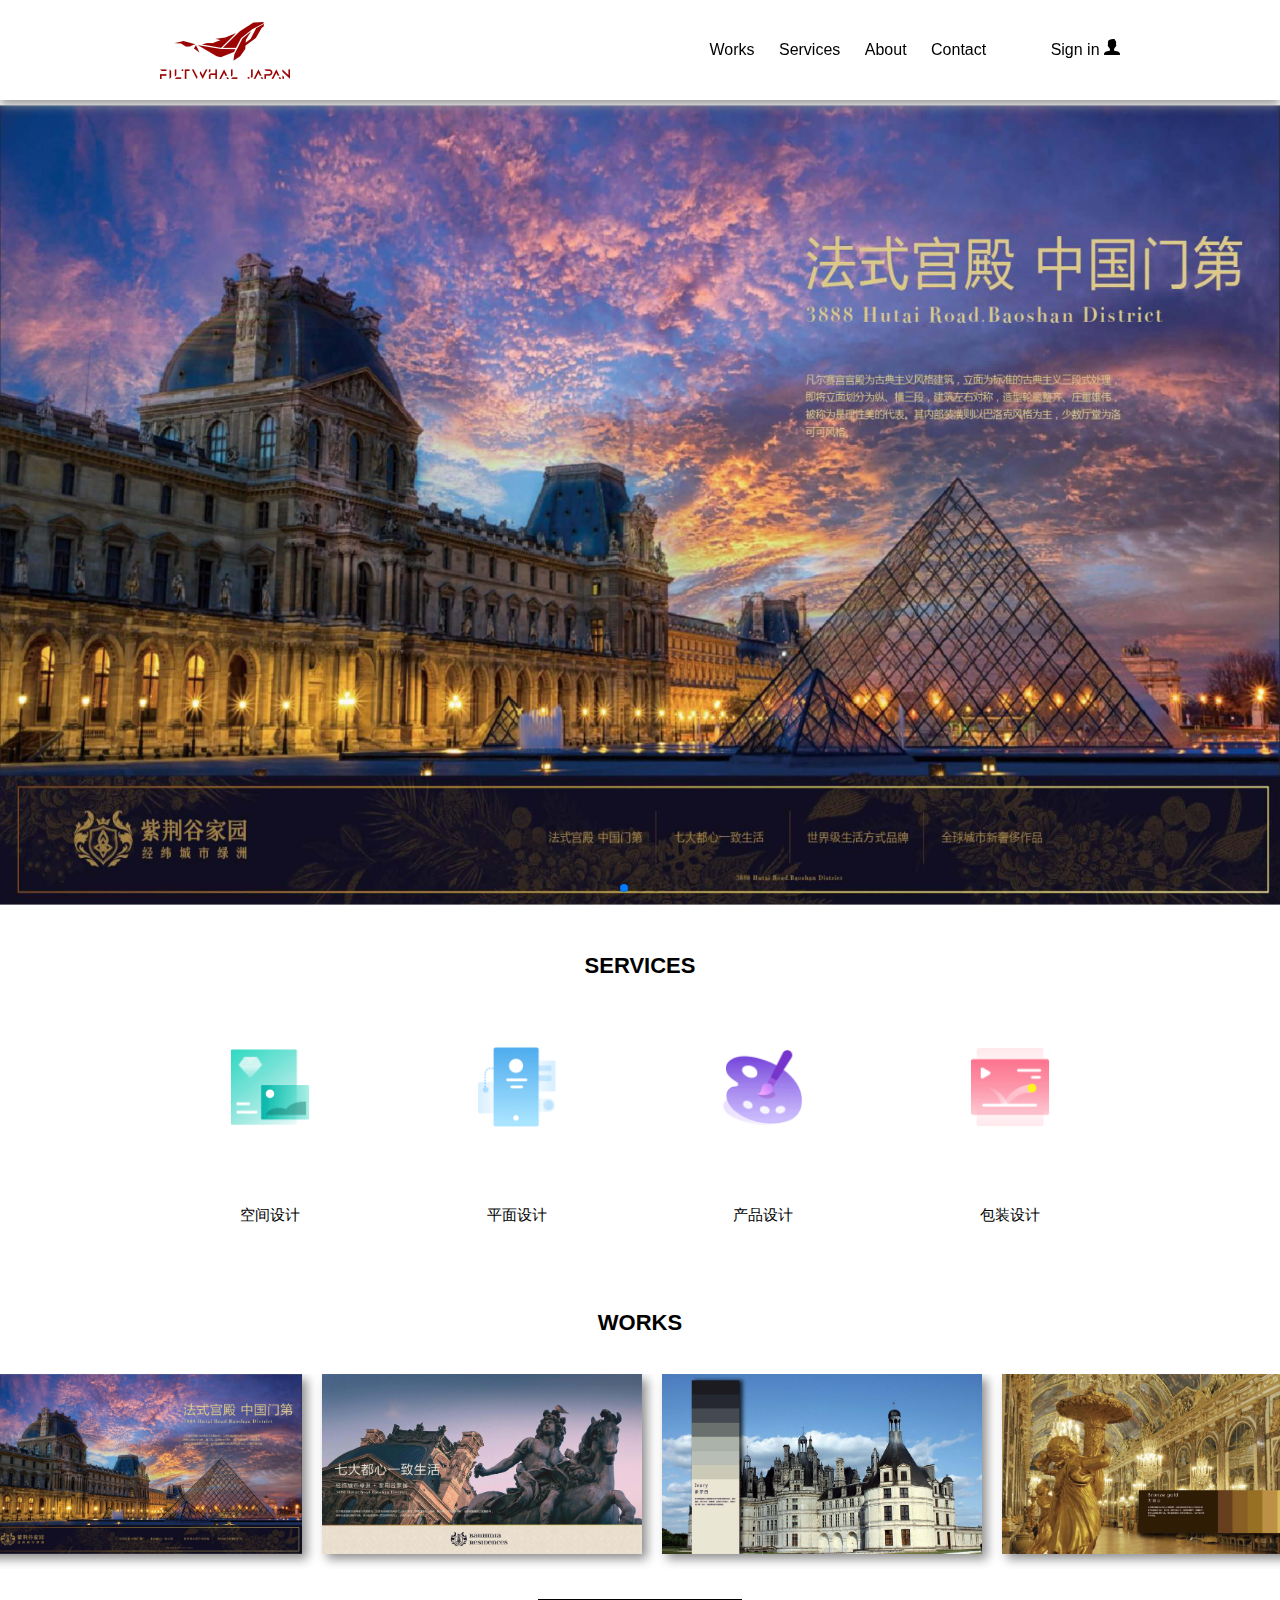
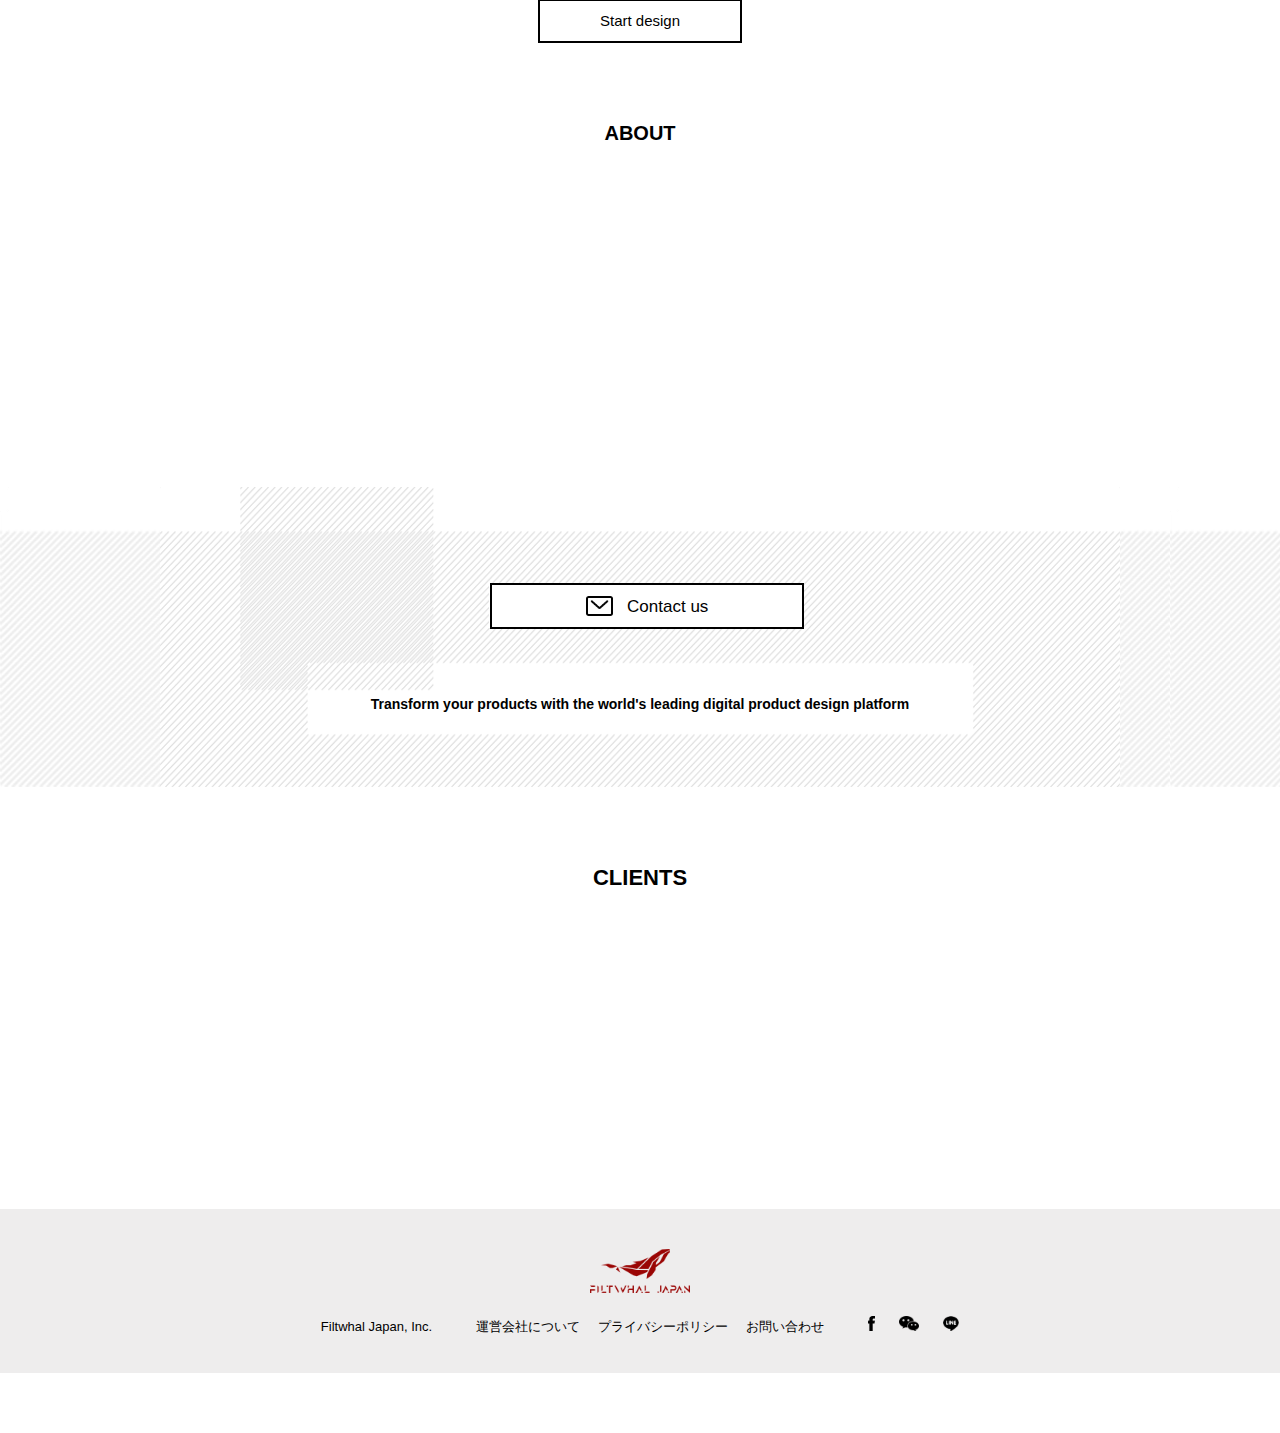
<file: index.html>
<!DOCTYPE html>
<html lang="en">
<head>
	<meta charset="UTF-8">
	<meta http-equiv="X-UA-Compatible" content="IE=edge,chrome=1">
	<title>日本滤鲸官网</title>
	<meta name="description" content="日本滤鲸官网">
	<meta name="keywords" content="日本滤鲸官网">
	<link rel="shortcut icon" href="favicon.ico">
	<link rel="stylesheet" type="text/css" href="./css/reset.css">
	<link rel="stylesheet" type="text/css" href="./css/common.css">
	<link rel="stylesheet" type="text/css" href="./css/index.css">
	<link rel="stylesheet" type="text/css" href="./css/swiper-4.1.6.min.css">
	<script type="text/javascript" src="./js/jquery-3.3.1.min.js"></script>
	<script type="text/javascript" src="./js/swiper-4.1.6.min.js"></script>
	<script type="text/javascript" src="./js/common.js"></script>
</head>
<body>
	<div class="head">
		<div class="h_cnt cnt">
			<a href="index.html" class="logo">
				<img src="./image/logo.png">
			</a>
			<div class="h_rcnt">
				<a href="main.html">Works</a>
				<a href="service.html">Services</a>
				<a href="about.html">About</a>
				<a href="contactus.html">Contact</a>
				<a href="sign.html" style="margin-right: 0px;margin-left: 50px;">Sign in</a>
				<img src="./image/icon0.png" style="width: 16px;height: 16px;">
			</div>
		</div>
	</div>
	<div class="index_body">
		<div class="index_b_video">
			<!-- <video src="./image/0f0005c0DnBMxFf5oaa4L0.mp4" autoplay="autoplay" loop="loop"></video> -->
			<div class="swiper-container">
				<div class="swiper-wrapper">
					<div class="swiper-slide"><img class="swiper-s-img" src="./image/img9.png"></div>
					<div class="swiper-slide"><img class="swiper-s-img" src="./image/img14.png"></div>
					<div class="swiper-slide"><img class="swiper-s-img" src="./image/img19.png"></div>
				</div>
				<!-- 如果需要分页器 -->
				<div class="swiper-pagination"></div>
			</div>
		</div>
		<!-- <div class="index_b_btn">
			<div class="index_b_b">
				<div class="index_b_b_btn0 btn">
					<p>Submit Your Needs</p>
				</div>
				<div class="index_b_b_btn1 btn">
					<p>Designer Register</p>
				</div>
			</div>
		</div> -->
		<div class="index_b_case cnt">
			<a href="service.html" style="display: block;width:100%;font-weight: bold;font-size: 22px;text-align: center;text-decoration: none;color: #000;">SERVICES</a>
			<div style="margin-bottom: 30px; overflow: hidden;display: flex;display: -webkit-flex;justify-content: space-between;">
				<div class="index_b_c">
					<div style="overflow: hidden;width: 220px;height: 220px;display: flex;display: -webkit-flex;justify-content: center;align-items: center;">
						<img src="./image/img5.png" style="width: 80px;height: 80px;">
					</div>
					<p style="margin: 10px 0px;font-size: 15px;">空间设计</p>
				</div>
				<div class="index_b_c">
					<div style="overflow: hidden;width: 220px;height: 220px;display: flex;display: -webkit-flex;justify-content: center;align-items: center;">
						<img src="./image/img6.png" style="width: 80px;height: 80px;">
					</div>
					<p style="margin: 10px 0px;font-size: 15px;">平面设计</p>
				</div>
				<div class="index_b_c">
					<div style="overflow: hidden;width: 220px;height: 220px;display: flex;display: -webkit-flex;justify-content: center;align-items: center;">
						<img src="./image/img7.png" style="width: 80px;height: 80px;">
					</div>
					<p style="margin: 10px 0px;font-size: 15px;">产品设计</p>
				</div>
				<div class="index_b_c">
					<div style="overflow: hidden;width: 220px;height: 220px;display: flex;display: -webkit-flex;justify-content: center;align-items: center;">
						<img src="./image/img8.png" style="width: 80px;height: 80px;">
					</div>
					<p style="margin: 10px 0px;font-size: 15px;">包装设计</p>
				</div>
			</div>
			<!-- <div style=" overflow: hidden;display: flex;display: -webkit-flex;justify-content: space-between;">
				<div class="index_b_c">
					<div style="overflow: hidden;width: 220px;height: 220px;">
						<img src="./image/img0.png" style="width: 100%;height: 220px;">
					</div>
					<p style="margin: 10px 0px;font-size: 15px;">Name of cooperation case</p>
				</div>
				<div class="index_b_c">
					<div style="overflow: hidden;width: 220px;height: 220px;">
						<img src="./image/img0.png" style="width: 100%;height: 220px;">
					</div>
					<p style="margin: 10px 0px;font-size: 15px;">Name of cooperation case</p>
				</div>
				<div class="index_b_c">
					<div style="overflow: hidden;width: 220px;height: 220px;">
						<img src="./image/img0.png" style="width: 100%;height: 220px;">
					</div>
					<p style="margin: 10px 0px;font-size: 15px;">Name of cooperation case</p>
				</div>
				<div class="index_b_c">
					<div style="overflow: hidden;width: 220px;height: 220px;">
						<img src="./image/img0.png" style="width: 100%;height: 220px;">
					</div>
					<p style="margin: 10px 0px;font-size: 15px;">Name of cooperation case</p>
				</div>
			</div> -->
		</div>
		<div class="index_b_ser">
			<!-- <p style="font-weight: bold;font-size: 22px;">WORKS</p> -->
			<a href="main.html" style="display: block;width:100%;font-weight: bold;font-size: 22px;text-align: center;text-decoration: none;color: #000;">WORKS</a>
			<div class="index_b_sia" style="width: 100%;height:195px;margin-top: 40px;background: #fff;margin-bottom: 30px;overflow: hidden;display: flex;">
				<!-- img -->
				<div class="index_b_simg">
					<img src="./image/img9.png">
				</div>
				<div class="index_b_simg">
					<img src="./image/img10.png">
				</div>
				<div class="index_b_simg">
					<img src="./image/img11.png">
				</div>
				<div class="index_b_simg">
					<img src="./image/img12.png">
				</div>
				<div class="index_b_simg">
					<img src="./image/img13.png">
				</div>
				<div class="index_b_simg">
					<img src="./image/img14.png">
				</div>
				<div class="index_b_simg">
					<img src="./image/img15.png">
				</div>
				<div class="index_b_simg">
					<img src="./image/img16.png">
				</div>
				<div class="index_b_simg">
					<img src="./image/img17.png">
				</div>
				<div class="index_b_simg">
					<img src="./image/img18.png">
				</div>
				<div class="index_b_simg">
					<img src="./image/img19.png">
				</div>
				<div class="index_b_simg">
					<img src="./image/img20.png">
				</div>
				<div class="index_b_simg">
					<img src="./image/img21.png">
				</div>
				<div class="index_b_simg">
					<img src="./image/img22.png">
				</div>
				<div class="index_b_simg">
					<img src="./image/img23.png">
				</div>
				<div class="index_b_simg">
					<img src="./image/img24.png">
				</div>
				<div class="index_b_simg">
					<img src="./image/img9.png">
				</div>
				<div class="index_b_simg">
					<img src="./image/img10.png">
				</div>
				<div class="index_b_simg">
					<img src="./image/img11.png">
				</div>
				<div class="index_b_simg">
					<img src="./image/img12.png">
				</div>
				<div class="index_b_simg">
					<img src="./image/img13.png">
				</div>
				<div class="index_b_simg">
					<img src="./image/img14.png">
				</div>
				<div class="index_b_simg">
					<img src="./image/img15.png">
				</div>
				<div class="index_b_simg">
					<img src="./image/img16.png">
				</div>
				<div class="index_b_simg">
					<img src="./image/img17.png">
				</div>
				<div class="index_b_simg">
					<img src="./image/img18.png">
				</div>
				<div class="index_b_simg">
					<img src="./image/img19.png">
				</div>
				<div class="index_b_simg">
					<img src="./image/img20.png">
				</div>
				<div class="index_b_simg">
					<img src="./image/img21.png">
				</div>
				<div class="index_b_simg">
					<img src="./image/img22.png">
				</div>
				<div class="index_b_simg">
					<img src="./image/img23.png">
				</div>
				<div class="index_b_simg">
					<img src="./image/img24.png">
				</div>
			</div>
			<div class="index_b_sbtn btn" style="margin: 0 auto;">
				<a href="service.html" style="display: block;width: 100%;height: 100%;text-decoration: none;color: #000;"><p>Start design</p></a>
			</div>
		</div>
		<div class="index_b_about cnt">
			<p style="font-weight: bolder;font-size: 20px;">ABOUT</p>
			<div class="index_b_a">
				<p style="font-weight: bolder;font-size: 20px;">大タイトルコピー</p>
				<p style="font-size: 14px;color:#666666;margin-top: 10px;">タイトルコピー</p>
			</div>
			<p class="index_b_a_p">
				Lorem ipsum dolor sit amet, consectetuer adipiscing elit, sed diam nonummy nibh euis- mod tincidunt ut laoreet dolore magna ali- quam erat volutpat. Ut wisi enim ad minim veniam, quis nostrud exerci tation ullamcorper suscipit lobortis nisl ut aliquip ex ea commo- do consequat. Duis autem vel eum iriure dolor in hendrerit invulputate velit esse molestieLorem ipsum dolor sit amet, consectetuer adipiscing elit, sed diam nonummy nibh euis- mod tincidunt ut laoreet dolore magna ali- quam erat volutpat. Ut wisi enim ad minim veniam, quis nostrud exerci tation ullamcorper suscipit lobortis nisl ut aliquip ex ea commo- do consequat. Duis autem vel eum iriure dolor in hend
			</p>
		</div>
		<div class="index_b_cus">
			<div class="index_b_c_cnt cnt">
				<div style="border: 2px solid #000;background: #fff;position: absolute;top: 96px;left: 50%;margin-left: -150px;cursor: pointer;">
					<a href="contactus.html" style="display: block;text-decoration: none;color: #000;width: 130px;height: 100%;padding: 11px 90px;">
					<img src="./image/icon10.png" style="width: 27px;height: 20px;margin-right: 10px;vertical-align: middle;">
					<span style="font-size: 17px;vertical-align: middle;">Contact us</span>
					</a>
				</div>
				<p style="width: 700px;position: absolute;top: 210px;left: 50%;margin-left: -350px;font-size: 14px;font-weight: bold;">Transform your products with the world's leading digital product design platform</p>
			</div>
		</div>
		<div class="index_b_cli cnt">
			<p style="font-weight: bold;font-size: 22px;">CLIENTS</p>
			<div style="margin-top: 30px;overflow: hidden;">
				<div class="index_b_c_i">
					<img src="./image/icon1.png">
				</div>
				<div class="index_b_c_i">
					<img src="./image/icon11.png">
				</div>
				<div class="index_b_c_i">
					<img src="./image/icon12.png">
				</div>
				<div class="index_b_c_i">
					<img src="./image/icon13.png">
				</div>
				<div class="index_b_c_i" style="margin-right: 0px;">
					<img src="./image/icon14.png">
				</div>
			</div>
			<div style="margin-top: 30px;overflow: hidden;">
				<div class="index_b_c_i">
					<img src="./image/icon15.png">
				</div>
				<div class="index_b_c_i">
					<img src="./image/icon16.png">
				</div>
				<div class="index_b_c_i">
					<img src="./image/icon17.png">
				</div>
				<div class="index_b_c_i">
					<img src="./image/icon18.png">
				</div>
				<div class="index_b_c_i" style="margin-right: 0px;">
					<img src="./image/icon19.png">
				</div>
			</div>
			<div style="margin-top: 30px;overflow: hidden;">
				<div class="index_b_c_i">
					<img src="./image/icon20.png">
				</div>
				<div class="index_b_c_i">
					<img src="./image/icon21.png">
				</div>
				<div class="index_b_c_i">
					<img src="./image/icon22.png">
				</div>
				<div class="index_b_c_i">
					<img src="./image/icon23.png">
				</div>
				<div class="index_b_c_i" style="margin-right: 0px;">
					<img src="./image/icon24.png">
				</div>
			</div>
		</div>
	</div>
	<div class="footer">
		<img style="margin-bottom: 20px;width: 100px;" src="./image/logo.png">
		<div style="width: 960px;margin: 0 auto;margin-top: 30;text-align: center;font-size: 14px;">
			<span style="margin-right: 40px;">Filtwhal Japan, Inc.</span>
			<span>運営会社について&nbsp;&nbsp;&nbsp;&nbsp;&nbsp;プライバシーポリシー&nbsp;&nbsp;&nbsp;&nbsp;&nbsp;お問い合わせ</span>
			<a href="#" style="margin-left: 40px;margin-right: 20px;"><img style="height: 15px;" src="./image/icon2.png"></a>
			<a href="#" style="margin-right: 20px;"><img style="height: 15px;" src="./image/icon3.png"></a>
			<a href="#"><img style="height: 15px;" src="./image/icon4.png"></a>
		</div>
	</div>
</body>
<script type="text/javascript">
	var mySwiper = new Swiper ('.swiper-container', {
		direction: 'horizontal',
		loop: true,
		autoplay: true,
		// 如果需要分页器
		pagination: {
			el: '.swiper-pagination',
		}
	})
	$(document).ready(function(){
		reset();
		$(".index_b_b_btn0").css("margin-left", "0px");
		$(".index_b_b_btn0").css("opacity", "1");
		$(".index_b_b_btn1").css("margin-right", "0px");
		$(".index_b_b_btn1").css("opacity", "1");

		$(".index_b_b_btn0").mouseover(function(){
			$(this).css("background", "#000");
			$(this).css("color", "#fff");
		})
		$(".index_b_b_btn0").mouseout(function(){
			$(this).css("background", "#eeeded");
			$(this).css("color", "#000");
		})

		$(".index_b_b_btn1").mouseover(function(){
			$(this).css("background", "#000");
			$(this).css("color", "#fff");
		})
		$(".index_b_b_btn1").mouseout(function(){
			$(this).css("background", "#eeeded");
			$(this).css("color", "#000");
		})

		$(".index_b_sbtn").mouseover(function(){
			$(this).css("background", "#000");
			$($(this).find("a")).css("color", "#fff");
		})
		$(".index_b_sbtn").mouseout(function(){
			$(this).css("background", "#fff");
			$($(this).find("a")).css("color", "#000");
		})

		$(".index_b_c:nth-child(1)").css("margin", "0px");
		$(".index_b_c:nth-child(1)").css("opacity", "1");

		setTimeout(function(){
			$(".index_b_c:nth-child(2)").css("margin", "0px");
			$(".index_b_c:nth-child(2)").css("opacity", "1");
		}, 300);

		setTimeout(function(){
			$(".index_b_c:nth-child(3)").css("margin", "0px");
			$(".index_b_c:nth-child(3)").css("opacity", "1");
		}, 600);

		setTimeout(function(){
			$(".index_b_c:nth-child(4)").css("margin", "0px");
			$(".index_b_c:nth-child(4)").css("opacity", "1");
		}, 900);


		$(".index_b_c").mouseover(function(){
			$($(this).find("img")).css("transform", "scale(1.1)");
		});

		$(".index_b_c").mouseout(function(){
			$($(this).find("img")).css("transform", "scale(1)");
		});

		window.addEventListener("scroll", function(){
			if(getScrollTop()>1100){
				$(".index_b_a").css("transform", "translate(0px, 0px)");
				$(".index_b_a").css("opacity", "1");

				$(".index_b_a_p").css("transform", "translate(0px, 0px)");
				$(".index_b_a_p").css("opacity", "1");
			}else if(getScrollTop()<1200){
				$(".index_b_a").css("transform", "translate(-150px, 0px)");
				$(".index_b_a").css("opacity", "0");

				$(".index_b_a_p").css("transform", "translate(150px, 0px)");
				$(".index_b_a_p").css("opacity", "0");
			}

			if(getScrollTop()>1600){
				$(".index_b_c_i").css("height", "50px");
				$(".index_b_c_i").css("opacity", "1");
			}else if(getScrollTop()<1800){
				$(".index_b_c_i").css("height", "0px");
				$(".index_b_c_i").css("opacity", "0");
			}
		})

		let left=0;
		setInterval(function(){
			left--;
			$(".index_b_simg:nth-child(1)").css("margin-left", left);
			if(left<=-320){
				$(".index_b_sia").append("<div class='index_b_simg'><img src='"+$($(".index_b_simg:nth-child(1)").find("img")).attr("src")+"''></div>")
				$(".index_b_simg:nth-child(1)").remove();
				left = 0;
			}
		}, 50);
	})

	window.onresize=function(){
		reset();
	}

	function reset(){
		console.error(document.documentElement.clientHeight);
		$(".index_b_video").css("height", (document.documentElement.clientHeight-100)+"px");
	}
</script>
</html>
</file>
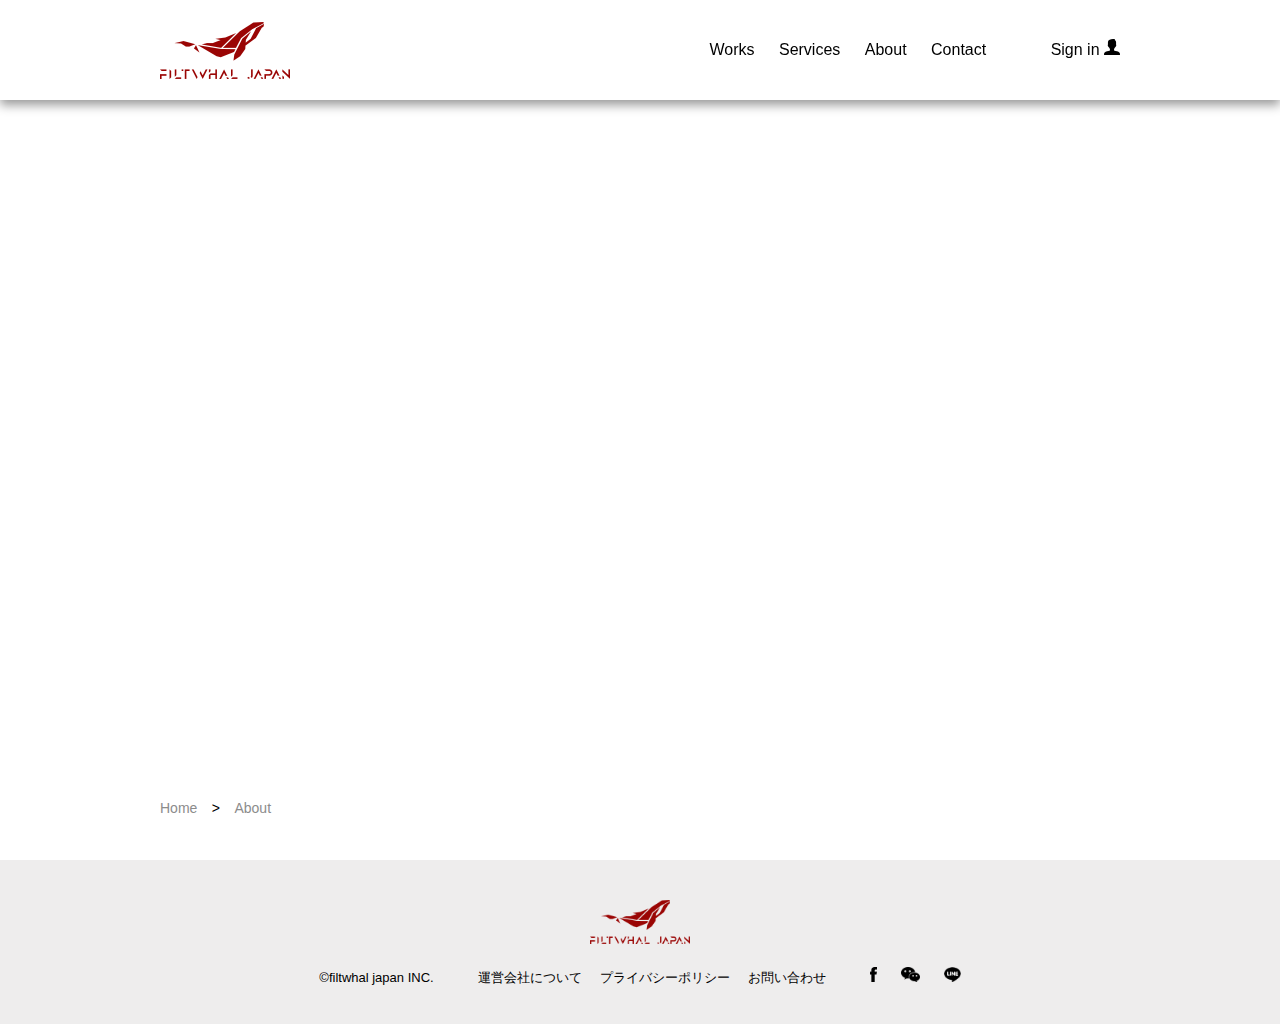
<file: about.html>
<!DOCTYPE html>
<html lang="en">
<head>
	<meta charset="UTF-8">
	<title>日本滤鲸官网-关于我们</title>
	<link rel="shortcut icon" href="favicon.ico">
	<link rel="stylesheet" type="text/css" href="./css/reset.css">
	<link rel="stylesheet" type="text/css" href="./css/common.css">
	<link rel="stylesheet" type="text/css" href="./css/about.css">
	<script type="text/javascript" src="./js/jquery-3.3.1.min.js"></script>
	<script type="text/javascript" src="./js/common.js"></script>
	<!-- <script type="text/javascript" src="./js/main.js"></script> -->
</head>
<body>
	<div class="head">
		<div class="h_cnt cnt">
			<a href="index.html" class="logo">
				<img src="./image/logo.png">
			</a>
			<div class="h_rcnt">
				<a href="main.html">Works</a>
				<a href="service.html">Services</a>
				<a href="about.html">About</a>
				<a href="contactus.html">Contact</a>
				<a href="sign.html" style="margin-right: 0px;margin-left: 50px;">Sign in</a>
				<img src="./image/icon0.png" style="width: 16px;height: 16px">
			</div>
		</div>
	</div>
	<div class="about_body cnt">
	</div>
	<div class="router">
		<div style="width: 960px;height: 100%;margin: 0 auto;">
			<a class="r_a" href="index.html">Home</a>
			<span style="font-size: 14px;margin-right: 10px;">></span>
			<a class="r_a" href="about.html">About</a>
		</div>
	</div>
	<div class="footer">
		<img style="margin-bottom: 20px;width: 100px;" src="./image/logo.png">
		<div style="width: 960px;margin: 0 auto;margin-top: 30;text-align: center;font-size: 14px;">
			<span style="margin-right: 40px;">©filtwhal japan INC.</span>
			<span>運営会社について&nbsp;&nbsp;&nbsp;&nbsp;&nbsp;プライバシーポリシー&nbsp;&nbsp;&nbsp;&nbsp;&nbsp;お問い合わせ</span>
			<a href="#" style="margin-left: 40px;margin-right: 20px;"><img style="height: 15px;" src="./image/icon2.png"></a>
			<a href="#" style="margin-right: 20px;"><img style="height: 15px;" src="./image/icon3.png"></a>
			<a href="#"><img style="height: 15px;" src="./image/icon4.png"></a>
		</div>
	</div>
</body>
<script type="text/javascript">
</script>
</html>
</file>
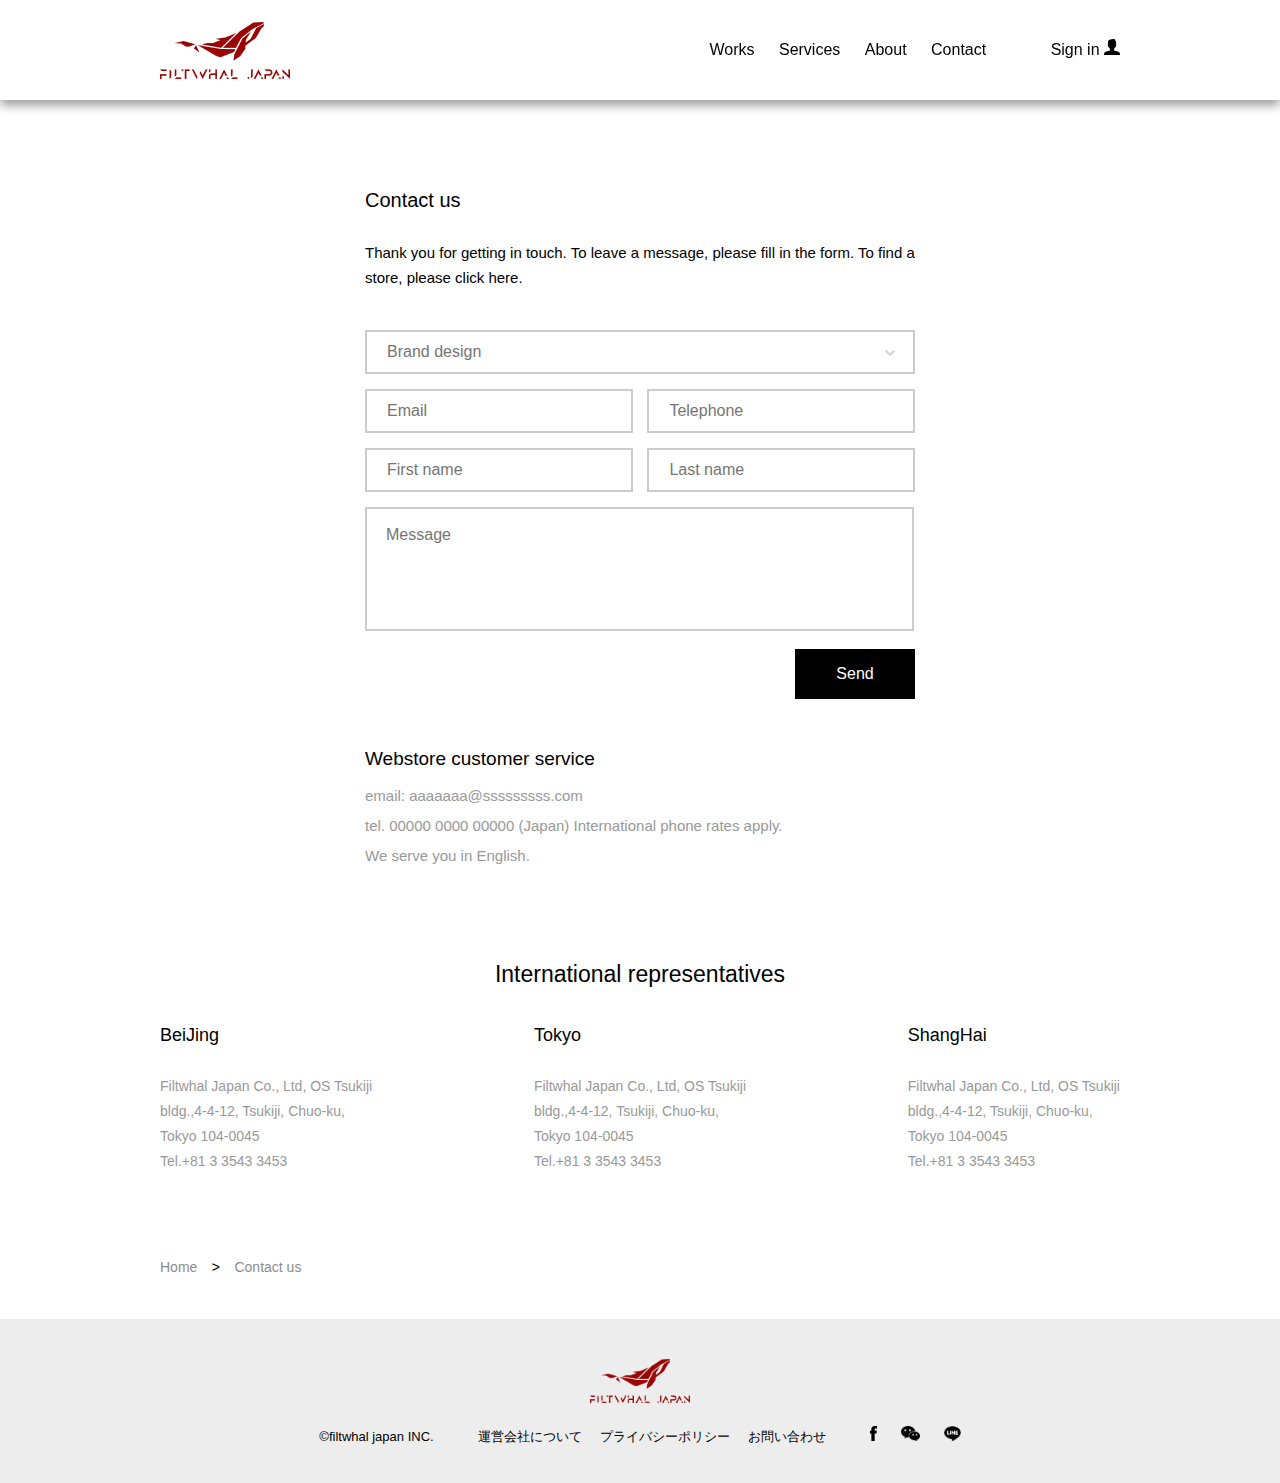
<file: contactus.html>
<!DOCTYPE html>
<html lang="en">
<head>
	<meta charset="UTF-8">
	<title>日本滤鲸官网-联系我们</title>
	<link rel="shortcut icon" href="favicon.ico">
	<link rel="stylesheet" type="text/css" href="./css/reset.css">
	<link rel="stylesheet" type="text/css" href="./css/common.css">
	<link rel="stylesheet" type="text/css" href="./css/contactus.css">
	<script type="text/javascript" src="./js/jquery-3.3.1.min.js"></script>
	<script type="text/javascript" src="./js/common.js"></script>
	<!-- <script type="text/javascript" src="./js/contactus.js"></script> -->
</head>
<body>
	<div class="head">
		<div class="h_cnt cnt">
			<a href="index.html" class="logo">
				<img src="./image/logo.png">
			</a>
			<div class="h_rcnt">
				<a href="main.html">Works</a>
				<a href="service.html">Services</a>
				<a href="about.html">About</a>
				<a href="contactus.html">Contact</a>
				<a href="sign.html" style="margin-right: 0px;margin-left: 50px;">Sign in</a>
				<img src="./image/icon0.png" style="width: 16px;height: 16px">
			</div>
		</div>
	</div>
	 <div class="cont_body cnt">
	 	<div class="cont_b_t">
	 		<!-- <span class="cont_b_t_t0">Brand design</span> -->
	 		<span class="cont_b_t_t1">Message</span>
	 		<p style="font-size: 20px;">Contact us</p>
	 		<p style="font-size: 15px;margin-top: 30px;line-height: 25px;">Thank you for getting in touch. To leave a message, please fill in the form. To find a store, please click here.</p>
	 		<div style="margin-top:40px;position: relative;">
	 			<input type="text" name="" style="width: 506px;height: 40px;padding: 0px 20px;border: 2px solid #cccccc;cursor: pointer;font-size:16px;" class="cont_b_s" placeholder="Brand design">
	 			<img src="./image/icon25.png" style="position: absolute;top: 20px;right: 20px;width: 10px;">
	 			<div style="position: absolute;top: 42px;left: 0px;border: 1px solid #000;width: 548px;background: #fff;padding: 10px 0px;display: none;" class="cont_b_so">
	 				<p>a</p>
	 				<p>b</p>
	 				<p>c</p>
	 			</div>
	 		</div>
			<div style="margin-top: 15px;width: 100%;display: flex;display: -webkit-flex;justify-content: space-between;">
				<input style="width: 223.6px;height: 40px;padding: 0px 20px;border: 2px solid #cccccc;font-size:16px;"  type="text" name="email" placeholder="Email">
				<input style="width: 223.6px;height: 40px;padding: 0px 20px;border: 2px solid #cccccc;font-size:16px;"  type="text" name="Telephone" placeholder="Telephone">
			</div>
			<div style="margin-top: 15px;width: 100%;display: flex;display: -webkit-flex;justify-content: space-between;">
				<input style="width: 223.6px;height: 40px;padding: 0px 20px;border: 2px solid #cccccc;font-size:16px;"  type="text" name="fname" placeholder="First name">
				<input style="width: 223.6px;height: 40px;padding: 0px 20px;border: 2px solid #cccccc;font-size:16px;"  type="text" name="lname" placeholder="Last name">
			</div>
			<textarea style="margin-top:15px;width: 505px;height:80px;font-size:16px;resize:none;padding: 20px;border: 2px solid #cccccc;color: #000;" name="message" class="cont_b_ta"></textarea>
			<div class="cont_b_tbtn">Send</div>
	 	</div>
		<p style="font-size: 19px;width: 550px;margin: 0 auto;margin-top: 50px;">Webstore customer service</p>
		<p style="font-size: 15px;width: 550px;margin: 0 auto;margin-top: 20px;color: #999999;">email: aaaaaaa@sssssssss.com</p>
		<p style="font-size: 15px;width: 550px;margin: 0 auto;margin-top: 15px;color: #999999;">tel. 00000 0000 00000 (Japan) International phone rates apply.</p>
		<p style="font-size: 15px;width: 550px;margin: 0 auto;margin-top: 15px;color: #999999;">We serve you in English.</p>
		<p style="font-size: 23px;min-width:960px;text-align:center;margin-top: 100px;">International representatives</p>
	 	<div style="width: 100%;overflow: hidden;margin-top: 40px;display: flex;justify-content: space-between;">
	 		<div>
	 			<p style="font-size: 18px;">BeiJing</p>
	 			<p style="margin-top:30px;font-size: 14px;color: #999999;line-height: 25px;">Filtwhal Japan Co., Ltd, OS Tsukiji </p>
	 			<p style="font-size: 14px;color: #999999;line-height: 25px;">bldg.,4-4-12, Tsukiji, Chuo-ku, </p>
	 			<p style="font-size: 14px;color: #999999;line-height: 25px;">Tokyo 104-0045</p>
	 			<p style="font-size: 14px;color: #999999;line-height: 25px;">Tel.+81 3 3543 3453</p>
				</p>
	 		</div>
	 		<div>
	 			<p style="font-size: 18px;">Tokyo</p>
	 			<p style="margin-top:30px;font-size: 14px;color: #999999;line-height: 25px;">Filtwhal Japan Co., Ltd, OS Tsukiji </p>
	 			<p style="font-size: 14px;color: #999999;line-height: 25px;">bldg.,4-4-12, Tsukiji, Chuo-ku, </p>
	 			<p style="font-size: 14px;color: #999999;line-height: 25px;">Tokyo 104-0045</p>
	 			<p style="font-size: 14px;color: #999999;line-height: 25px;">Tel.+81 3 3543 3453</p>
				</p>
	 		</div>
	 		<div>
	 			<p style="font-size: 18px;">ShangHai</p>
	 			<p style="margin-top:30px;font-size: 14px;color: #999999;line-height: 25px;">Filtwhal Japan Co., Ltd, OS Tsukiji </p>
	 			<p style="font-size: 14px;color: #999999;line-height: 25px;">bldg.,4-4-12, Tsukiji, Chuo-ku, </p>
	 			<p style="font-size: 14px;color: #999999;line-height: 25px;">Tokyo 104-0045</p>
	 			<p style="font-size: 14px;color: #999999;line-height: 25px;">Tel.+81 3 3543 3453</p>
	 		</div>
	 	</div>
	 </div>
	<div class="router">
		<div style="width: 960px;height: 100%;margin: 0 auto;">
			<a class="r_a" href="index.html">Home</a>
			<span style="font-size: 14px;margin-right: 10px;">></span>
			<a class="r_a" href="contactus.html">Contact us</a>
		</div>
	</div>
	<div class="footer">
		<img style="margin-bottom: 20px;width: 100px;" src="./image/logo.png">
		<div style="width: 960px;margin: 0 auto;margin-top: 30;text-align: center;font-size: 14px;">
			<span style="margin-right: 40px;">©filtwhal japan INC.</span>
			<span>運営会社について&nbsp;&nbsp;&nbsp;&nbsp;&nbsp;プライバシーポリシー&nbsp;&nbsp;&nbsp;&nbsp;&nbsp;お問い合わせ</span>
			<a href="#" style="margin-left: 40px;margin-right: 20px;"><img style="height: 15px;" src="./image/icon2.png"></a>
			<a href="#" style="margin-right: 20px;"><img style="height: 15px;" src="./image/icon3.png"></a>
			<a href="#"><img style="height: 15px;" src="./image/icon4.png"></a>
		</div>
	</div>
</body>
<script type="text/javascript">
	$(document).ready(function(){
		let flag=false;
		$(".cont_b_s").focus(function(){
			// $(".cont_b_t_t0").css("display", "none");
			$(".cont_b_so").css("display", "block");
		})

		$(".cont_b_so").mouseover(function(){
			flag=true;
		})

		$(".cont_b_so").mouseout(function(){
			flag=false;
		})

		$(".cont_b_s").blur(function(){
			if(!flag)
				$(".cont_b_so").css("display", "none");
		})

		$(".cont_b_ta").keyup(function(){
			$(".cont_b_t_t1").css("display", "none");
		})

		$(".cont_b_ta").blur(function(){
			if($(".cont_b_ta").val()==""){
				$(".cont_b_t_t1").css("display", "block");
			}
		})

		$(".cont_b_tbtn").mouseover(function(){
			$(this).css("background", "#fff");
			$(this).css("color", "#000");
		})
		$(".cont_b_tbtn").mouseout(function(){
			$(this).css("background", "#000");
			$(this).css("color", "#fff");
		})

		selectOptions();
	})

	function selectOptions(){
		let num = $(".cont_b_so").children("p").length;
		let oP = $(".cont_b_so").children("p");
		for(let i = 0; i<num; i++){
			(function(i){
				$(oP[i]).click(function(){
					$(".cont_b_so").css("display", "none");
					$(".cont_b_s").val($(this).html());
				})
			})(i);
		}
	}
</script>
</html>
</file>
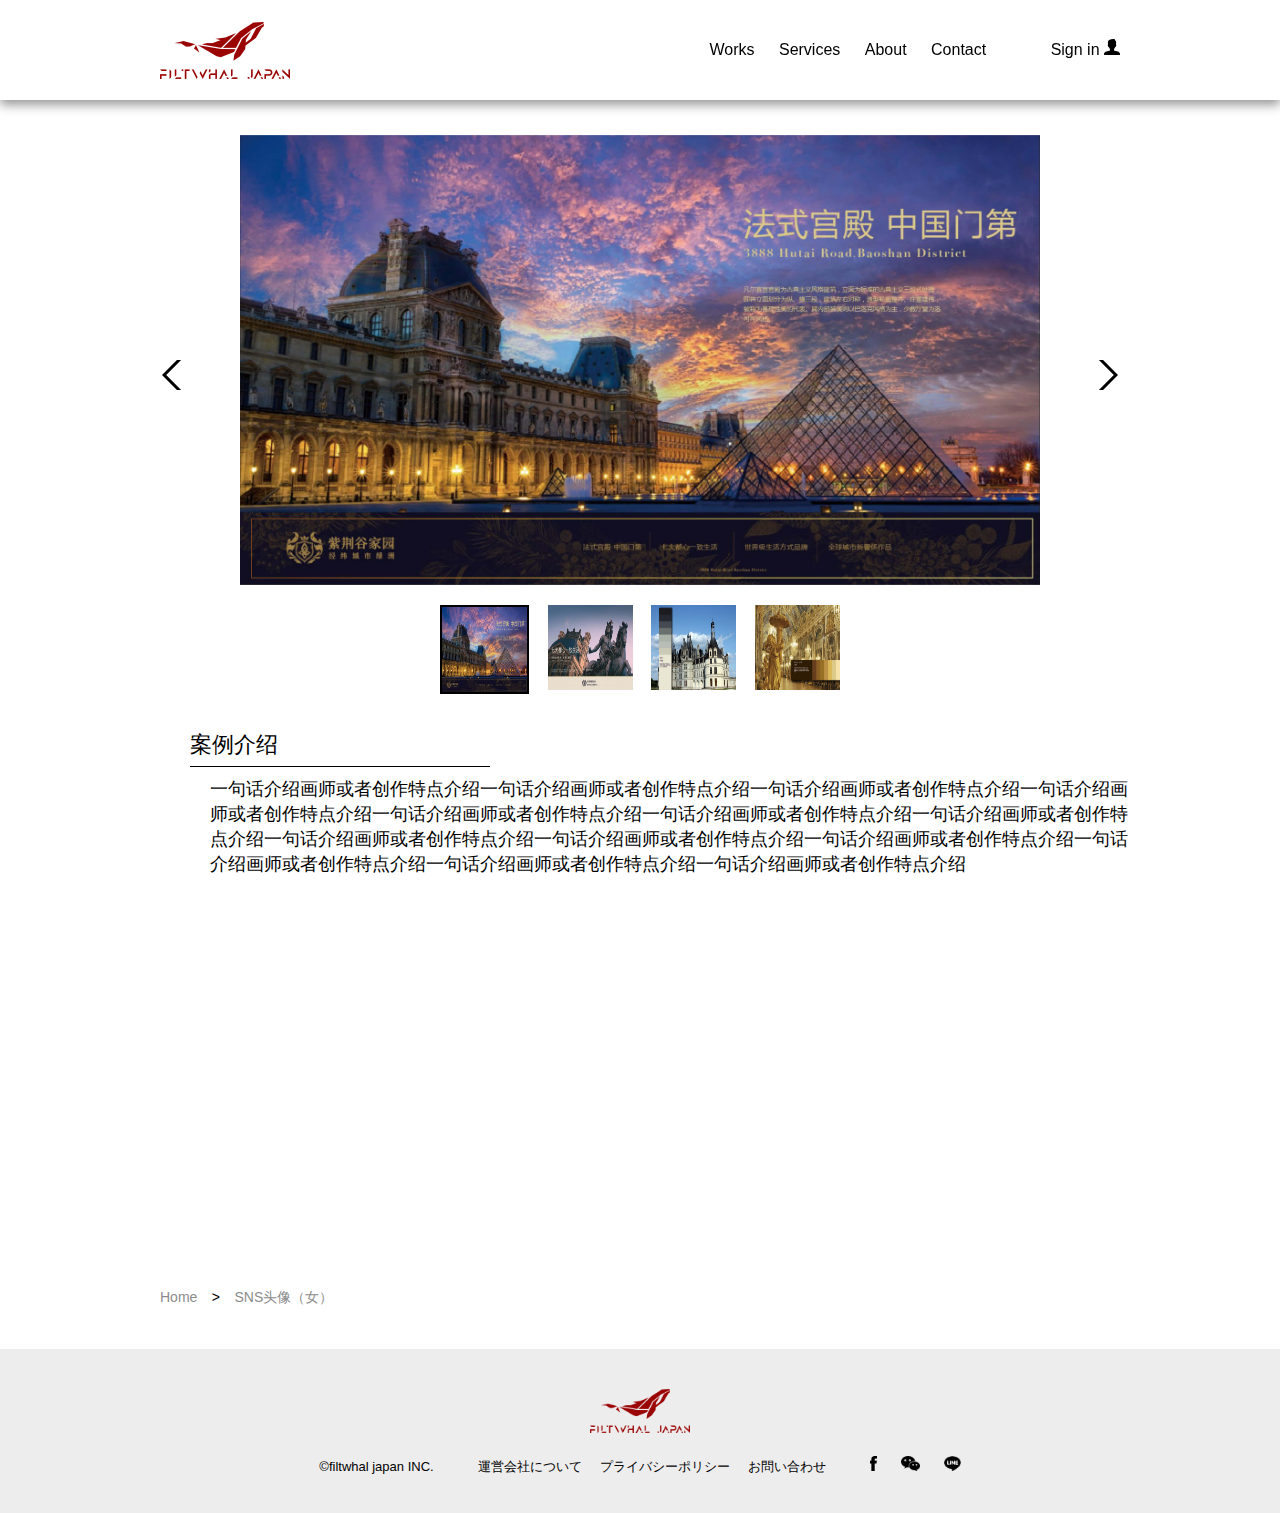
<file: main-01.html>
<!DOCTYPE html>
<html lang="en">
<head>
	<meta charset="UTF-8">
	<title>日本滤鲸官网-案例分析</title>
	<link rel="shortcut icon" href="favicon.ico">
	<link rel="stylesheet" type="text/css" href="./css/reset.css">
	<link rel="stylesheet" type="text/css" href="./css/common.css">
	<!-- <link rel="stylesheet" type="text/css" href="./css/main.css"> -->
	<script type="text/javascript" src="./js/jquery-3.3.1.min.js"></script>
	<script type="text/javascript" src="./js/common.js"></script>
	<style type="text/css">
		.main_body{
			margin-top: 105px;
			padding: 30px 0px;
			position: relative;
		}
		.main_b_info{
			width: 100%;
			/*overflow: hidden;*/
			/*display: flex;
			display: -webkit-flex;
			justify-content: space-between;*/
		}
		.main_b_i_img{
			position: relative;
			width: 100%;
			/*float: left;*/
			margin-left: 100px;
			z-index: 999;
			opacity: 0;
			transition: margin-left 2s, opacity 2.5s;
			-moz-transition: margin-left 2s, opacity 2.5s;	/* Firefox 4 */
			-webkit-transition: margin-left 2s, opacity 2.5s;	/* Safari 和 Chrome */
			-o-transition: margin-left 2s, opacity 2.5s;	/* Opera */
		}
		.main_b_i_msg{
			width: 960px;
			padding: 30px 30px;
			/*float: right;*/
			/*border-bottom: 1px solid #000;*/
			margin-left: -100px;
			opacity: 0;
			transition: margin-left 2s, opacity 2.5s;
			-moz-transition: margin-left 2s, opacity 2.5s;	/* Firefox 4 */
			-webkit-transition: margin-left 2s, opacity 2.5s;	/* Safari 和 Chrome */
			-o-transition: margin-left 2s, opacity 2.5s;	/* Opera */
		}
		.main_b_i_sld{
			border: 2px solid #000;
		}
		.main_b_i_lbtn{
			position: absolute;
			top: 225px;
			left: 0px;
			width: 25px;
			height: 30px;
			background: url('./image/icon5.png') no-repeat center center;
			cursor: pointer;
		}
		.main_b_i_rbtn{
			position: absolute;
			top: 225px;
			right: 0px;
			width: 25px;
			height: 30px;
			background: url('./image/icon6.png') no-repeat center center;
			cursor: pointer;
		}
		.main_b_i_a{
			width: 100%;
			border-top: 1px solid #000;
		}
		.main_b_i_case{
			width: 100%;
			margin-top: 50px;
			opacity: 0;
			transition: opacity 1.5s;
			-moz-transition: opacity 1.5s;	/* Firefox 4 */
			-webkit-transition: opacity 1.5s;	/* Safari 和 Chrome */
			-o-transition: opacity 1.5s;	/* Opera */
		}
		.main_b_i_cl img{
			transform:scale(1);
			-ms-transform:scale(1); 	/* IE 9 */
			-moz-transform:scale(1); 	/* Firefox */
			-webkit-transform:scale(1); /* Safari 和 Chrome */
			-o-transform:scale(1); 	/* Opera */
			transition: transform .8s;
			-moz-transition: transform .8s;	/* Firefox 4 */
			-webkit-transition: transform .8s;	/* Safari 和 Chrome */
			-o-transition: transform .8s;	/* Opera */
		}
	</style>
	<!-- <script type="text/javascript" src="./js/main.js"></script> -->
</head>
<body>
	<div class="head">
		<div class="h_cnt cnt">
			<a href="index.html" class="logo">
				<img src="./image/logo.png">
			</a>
			<div class="h_rcnt">
				<a href="main.html">Works</a>
				<a href="service.html">Services</a>
				<a href="about.html">About</a>
				<a href="contactus.html">Contact</a>
				<a href="sign.html" style="margin-right: 0px;margin-left: 50px;">Sign in</a>
				<img src="./image/icon0.png" style="width: 16px;height: 16px">
			</div>
		</div>
	</div>
	<div class="main_body cnt">
		<div class="main_b_info">
			<div class="main_b_i_img">
				<img class="main_b_i_mi" src="./image/img9.png" style="display:block;width: 800px;height: 450px;margin: 0 auto;">
				<div class="main_b_i_sm" style="width: 400px;margin: 0 auto;margin-top: 20px;display: flex;display: -webkit-flex;justify-content: space-between;">
					<img class="main_b_i_sld"  src="./image/img9.png" style="cursor:pointer;width: 85px;height: 85px;">
					<img src="./image/img10.png" style="cursor:pointer;width: 85px;height: 85px;">
					<img src="./image/img11.png" style="cursor:pointer;width: 85px;height: 85px;">
					<img src="./image/img12.png" style="cursor:pointer;width: 85px;height: 85px;">
				</div>
				<span class="main_b_i_lbtn"></span>
				<span class="main_b_i_rbtn"></span>
			</div>
			<div class="main_b_i_msg">
				<p style="font-size: 22px;border-bottom: 1px solid #000;padding: 10px 0px;width: 300px;">案例介绍</p>
				<p style="font-size: 18px;padding: 10px 20px;line-height: 25px;">一句话介绍画师或者创作特点介绍一句话介绍画师或者创作特点介绍一句话介绍画师或者创作特点介绍一句话介绍画师或者创作特点介绍一句话介绍画师或者创作特点介绍一句话介绍画师或者创作特点介绍一句话介绍画师或者创作特点介绍一句话介绍画师或者创作特点介绍一句话介绍画师或者创作特点介绍一句话介绍画师或者创作特点介绍一句话介绍画师或者创作特点介绍一句话介绍画师或者创作特点介绍一句话介绍画师或者创作特点介绍</p>
				<!-- <p style="font-size: 15px;margin-top: 15px;">少女动漫风</p>
				<p style="font-size: 15px;margin-top: 30px;">费用：&nbsp;<span class="main_b_i_pri">5000円</span></p>
				<p style="font-size: 15px;margin-top: 10px;margin-bottom: 30px;line-height: 25px;">交画时间：草稿3-5天；完稿（头像）7-10天；其他3周内 一周以内加急完成费用+20%</p>
				<div class="main_b_i_a">
					<img src="./image/icon7.png" style="float: right;margin-top: 15px;width: 20px;height: 20px;">
					<p style="padding: 20px 10px;font-size: 15px;">Design instructions</p>
				</div>
				<div class="main_b_i_a">
					<img src="./image/icon8.png" style="float: right;margin-top: 15px;width: 20px;height: 20px;">
					<p style="padding: 20px 10px;font-size: 15px;">Designer</p>
				</div>
				<p style="font-weight: bold;font-size: 15px;margin-top: 20px;padding: 0px 10px;">isaki</p>
				<p style="font-size: 15px;margin-top: 10px;padding: 0px 10px;">一句话介绍画师或者创作特点介绍</p>
				<div style="width: 150px;height: 40px;text-align: center;line-height: 40px;font-size: 14px;border: 1px solid #000;margin: 30px 0px 20px 10px;cursor: pointer;">Read more</div> -->
			</div>
		</div>
		<div class="main_b_i_case">
			<img src="./image/icon9.png" style="float: right;">
			<a href="#" style="float: right;font-size: 15px;color: #000;text-decoration: none;margin-right: 10px;">View all</a>
			<p  style="font-size: 18px;">More from the same collection</p>
			<div style="width: 100%;display: flex;display: -webkit-flex;justify-content: space-between;margin-top: 20px;">
				<div class="main_b_i_cl 0" style="width: 225px;text-align: center;">
					<div style="width: 225px;height: 225px;overflow: hidden;">
						<a href="javascript:void(0)" style="width: 100%;height: 100%;">
							<img src="./image/img9.png" style="width: 100%;height: 225px;">
						</a>
					</div>
					<p style="font-size: 14px;margin-top: 15px;">Name of cooperation case</p>
				</div>
				<div class="main_b_i_cl 1" style="width: 225px;text-align: center;">
					<div style="width: 225px;height: 225px;overflow: hidden;">
						<a href="javascript:void(0)" style="width: 100%;height: 100%;">
							<img src="./image/img13.png" style="width: 100%;height: 225px;">
						</a>
					</div>
					<p style="font-size: 14px;margin-top: 15px;">Name of cooperation case</p>
				</div>
				<div class="main_b_i_cl 2" style="width: 225px;text-align: center;">
					<div style="width: 225px;height: 225px;overflow: hidden;">
						<a href="javascript:void(0)" style="width: 100%;height: 100%;">
							<img src="./image/img17.png" style="width: 100%;height: 225px;">
						</a>
					</div>
					<p style="font-size: 14px;margin-top: 15px;">Name of cooperation case</p>
				</div>
				<div class="main_b_i_cl 3" style="width: 225px;text-align: center;">
					<div style="width: 225px;height: 225px;overflow: hidden;">
						<a href="javascript:void(0)" style="width: 100%;height: 100%;">
							<img src="./image/img21.png" style="width: 100%;height: 225px;">
						</a>
					</div>
					<p style="font-size: 14px;margin-top: 15px;">Name of cooperation case</p>
				</div>
			</div>
		</div>
	</div>
	<div class="router">
		<div style="width: 960px;height: 100%;margin: 0 auto;">
			<a class="r_a" href="index.html">Home</a>
			<span style="font-size: 14px;margin-right: 10px;">></span>
			<a class="r_a" href="main.html">SNS头像（女）</a>
		</div>
	</div>
	<div class="footer">
		<img style="margin-bottom: 20px;width: 100px;" src="./image/logo.png">
		<div style="width: 960px;margin: 0 auto;margin-top: 30;text-align: center;font-size: 14px;">
			<span style="margin-right: 40px;">©filtwhal japan INC.</span>
			<span>運営会社について&nbsp;&nbsp;&nbsp;&nbsp;&nbsp;プライバシーポリシー&nbsp;&nbsp;&nbsp;&nbsp;&nbsp;お問い合わせ</span>
			<a href="#" style="margin-left: 40px;margin-right: 20px;"><img style="height: 15px;" src="./image/icon2.png"></a>
			<a href="#" style="margin-right: 20px;"><img style="height: 15px;" src="./image/icon3.png"></a>
			<a href="#"><img style="height: 15px;" src="./image/icon4.png"></a>
		</div>
	</div>
</body>
<script type="text/javascript">
	let timer=null;
	let index=0;
	let imgArr=[
			["./image/img9.png", "./image/img10.png", "./image/img11.png", "./image/img12.png"], 
			["./image/img13.png", "./image/img14.png", "./image/img15.png", "./image/img16.png"], 
			["./image/img17.png", "./image/img18.png", "./image/img19.png", "./image/img20.png"], 
			["./image/img21.png", "./image/img22.png", "./image/img23.png", "./image/img24.png"]
			];
	$(document).ready(function(){
		let num=$(".main_b_i_sm").children().length;
		let imgArr=$(".main_b_i_sm").children("img");
		$(".main_b_i_lbtn").click(function(){
			closeTurnImg();
			imgArr[index].className="";
			if(index==0){
				index=num-1;
			}else{
				index-=1;
			}
			imgArr[index].className="main_b_i_sld";
			$(".main_b_i_mi").attr("src", $(imgArr[index]).attr("src"));
		});
		$(".main_b_i_lbtn").mouseout(function(){
			turnImg();
		})
		$(".main_b_i_rbtn").click(function(){
			closeTurnImg();
			imgArr[index].className="";
			if(index==(num-1)){
				index=0;
			}else{
				index+=1;
			}
			imgArr[index].className="main_b_i_sld";
			$(".main_b_i_mi").attr("src", $(imgArr[index]).attr("src"));
		});
		$(".main_b_i_rbtn").mouseout(function(){
			turnImg();
		})

		$(".main_b_i_mi").mouseover(function(){
			closeTurnImg();
		})

		$(".main_b_i_mi").mouseout(function(){
			turnImg();
		})

		for(let i=0;i<num;i++){
			(function(i){$(imgArr[i]).mouseover(function(){
				index=i;
				chooseImg();
				closeTurnImg();
				this.className="main_b_i_sld";
				$(".main_b_i_mi").attr("src", $(this).attr("src"));
			});
			$(imgArr[i]).mouseout(function(){
				turnImg();
			});})(i)
		}

		$(".main_b_i_cl").mouseover(function(){
			$($(this).find("img")).css("transform", "scale(1.1)");
		})

		$(".main_b_i_cl").mouseout(function(){
			$($(this).find("img")).css("transform", "scale(1)");
		})

		$(".main_b_i_cl").click(function(){
			cutImg(this.className.split(" ")[1]);
		})

		$(".main_b_i_img").css("margin-left", "0px").css("opacity", "1");
		setTimeout(function(){
			$(".main_b_i_msg").css("margin-left", "0px").css("opacity", "1");
		}, 300);
		setTimeout(function(){
			$(".main_b_i_case").css("opacity", "1");
			turnImg();
		}, 1000);

		// cutImg(0);
	});

	function chooseImg(){
		let num=$(".main_b_i_sm").children().length;
		let imgArr=$(".main_b_i_sm").children("img");
		for(let i=0;i<num;i++){
			imgArr[i].className="";
		}
	}

	function turnImg(){
		if(!timer){
			let num=$(".main_b_i_sm").children().length;
			let imgArr=$(".main_b_i_sm").children("img");
			timer=setInterval(function(){
				imgArr[index].className="";
				if(index>=3){
					index=0;
				}else{
					index++;
				}
				imgArr[index].className="main_b_i_sld";
				$(".main_b_i_mi").attr("src", $(imgArr[index]).attr("src"));
			}, 2000);
		}
	}

	function closeTurnImg(){
		if(timer){
			clearInterval(timer);
			timer=null;
		}
	}

	function cutImg(index){
		$(".main_b_i_mi").attr("src", imgArr[index][0]);
		let img=$(".main_b_i_sm").children("img");
		for(let i=0;i<img.length;i++){
			$(img[i]).attr("src", imgArr[index][i]);
		}
	}
</script>
</html>
</file>
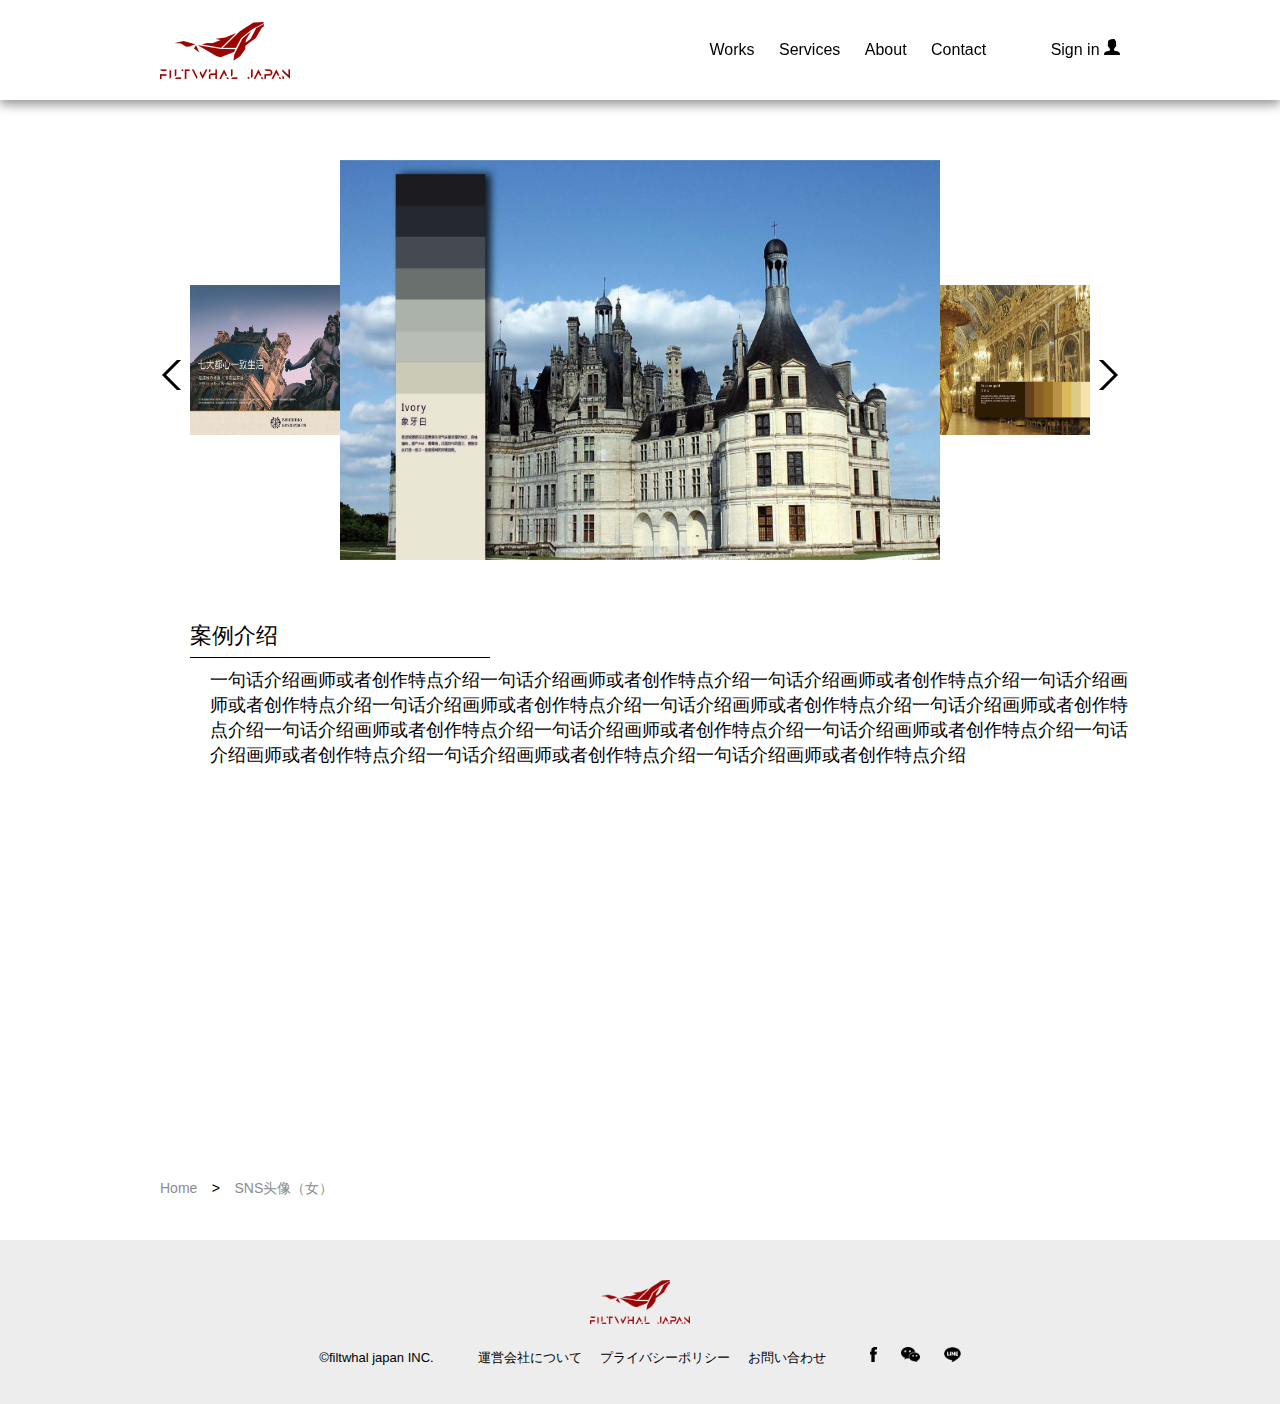
<file: main-02.html>
<!DOCTYPE html>
<html lang="en">
<head>
	<meta charset="UTF-8">
	<title>日本滤鲸官网-案例分析</title>
	<link rel="shortcut icon" href="favicon.ico">
	<link rel="stylesheet" type="text/css" href="./css/reset.css">
	<link rel="stylesheet" type="text/css" href="./css/common.css">
	<!-- <link rel="stylesheet" type="text/css" href="./css/main.css"> -->
	<script type="text/javascript" src="./js/jquery-3.3.1.min.js"></script>
	<script type="text/javascript" src="./js/common.js"></script>
	<style type="text/css">
		.main_body{
			margin-top: 105px;
			padding: 30px 0px;
			position: relative;
		}
		.main_b_info{
			width: 100%;
			/*overflow: hidden;*/
			/*display: flex;
			display: -webkit-flex;
			justify-content: space-between;*/
		}
		.main_b_i_img{
			position: relative;
			width: 100%;
			/*float: left;*/
			margin-left: 100px;
			z-index: 999;
			opacity: 0;
			transition: margin-left 2s, opacity 2.5s;
			-moz-transition: margin-left 2s, opacity 2.5s;	/* Firefox 4 */
			-webkit-transition: margin-left 2s, opacity 2.5s;	/* Safari 和 Chrome */
			-o-transition: margin-left 2s, opacity 2.5s;	/* Opera */
		}
		.main_b_i_msg{
			width: 960px;
			padding: 30px 30px;
			/*float: right;*/
			/*border-bottom: 1px solid #000;*/
			margin-left: -100px;
			opacity: 0;
			transition: margin-left 2s, opacity 2.5s;
			-moz-transition: margin-left 2s, opacity 2.5s;	/* Firefox 4 */
			-webkit-transition: margin-left 2s, opacity 2.5s;	/* Safari 和 Chrome */
			-o-transition: margin-left 2s, opacity 2.5s;	/* Opera */
		}
		.main_b_i_sld{
			border: 2px solid #000;
		}
		.main_b_i_lbtn{
			position: absolute;
			top: 225px;
			left: 0px;
			width: 25px;
			height: 30px;
			background: url('./image/icon5.png') no-repeat center center;
			cursor: pointer;
		}
		.main_b_i_rbtn{
			position: absolute;
			top: 225px;
			right: 0px;
			width: 25px;
			height: 30px;
			background: url('./image/icon6.png') no-repeat center center;
			cursor: pointer;
		}
		.main_b_i_a{
			width: 100%;
			border-top: 1px solid #000;
		}
		.main_b_i_case{
			width: 100%;
			margin-top: 50px;
			opacity: 0;
			transition: opacity 1.5s;
			-moz-transition: opacity 1.5s;	/* Firefox 4 */
			-webkit-transition: opacity 1.5s;	/* Safari 和 Chrome */
			-o-transition: opacity 1.5s;	/* Opera */
		}
		.main_b_i_cl img{
			transform:scale(1);
			-ms-transform:scale(1); 	/* IE 9 */
			-moz-transform:scale(1); 	/* Firefox */
			-webkit-transform:scale(1); /* Safari 和 Chrome */
			-o-transform:scale(1); 	/* Opera */
			transition: transform .8s;
			-moz-transition: transform .8s;	/* Firefox 4 */
			-webkit-transition: transform .8s;	/* Safari 和 Chrome */
			-o-transition: transform .8s;	/* Opera */
		}
		.turn_img{
			cursor:pointer;
			position: absolute;
			transition: width .8s, height .8s, top .8s, left .8s, transform .8s;
			-moz-transition: width .8s, height .8s, top .8s, left .8s, transform .8s;	/* Firefox 4 */
			-webkit-transition: width .8s, height .8s, top .8s, left .8s, transform .8s;	/* Safari 和 Chrome */
			-o-transition: width .8s, height .8s, top .8s, left .8s, transform .8s;	/* Opera */
		}
		.turn_img:nth-child(1){
			z-index: 1;
			top: 150px;
			left: 0px;
			width: 200px;
			height: 150px;
			transform:scale(1);
			-ms-transform:scale(1); 	/* IE 9 */
			-moz-transform:scale(1); 	/* Firefox */
			-webkit-transform:scale(1); /* Safari 和 Chrome */
			-o-transform:scale(1); 	/* Opera */
		}
		.turn_img:nth-child(2){
			z-index: 2;
			top: 25px;
			left: 150px;
			width: 600px;
			height: 400px;
		}
		.turn_img:nth-child(3){
			z-index: 1;
			top: 150px;
			left: 700px;
			width: 200px;
			height: 150px;
			transform:scale(1);
			-ms-transform:scale(1); 	/* IE 9 */
			-moz-transform:scale(1); 	/* Firefox */
			-webkit-transform:scale(1); /* Safari 和 Chrome */
			-o-transform:scale(1); 	/* Opera */
		}
	</style>
	<!-- <script type="text/javascript" src="./js/main.js"></script> -->
</head>
<body>
	<div class="head">
		<div class="h_cnt cnt">
			<a href="index.html" class="logo">
				<img src="./image/logo.png">
			</a>
			<div class="h_rcnt">
				<a href="main.html">Works</a>
				<a href="service.html">Services</a>
				<a href="about.html">About</a>
				<a href="contactus.html">Contact</a>
				<a href="sign.html" style="margin-right: 0px;margin-left: 50px;">Sign in</a>
				<img src="./image/icon0.png" style="width: 16px;height: 16px">
			</div>
		</div>
	</div>
	<div class="main_body cnt">
		<div class="main_b_info">
			<div class="main_b_i_img">
				<div class="turn_img_div" style="width: 900px;height: 450px;overflow: hidden;margin: 0 auto;position: relative;">
					<img class="turn_img" src="./image/img10.png">
					<img class="turn_img" src="./image/img11.png">
					<img class="turn_img" src="./image/img12.png">
				</div>
				<span class="main_b_i_lbtn"></span>
				<span class="main_b_i_rbtn"></span>
			</div>
			<div class="main_b_i_msg">
				<p style="font-size: 22px;border-bottom: 1px solid #000;padding: 10px 0px;width: 300px;">案例介绍</p>
				<p style="font-size: 18px;padding: 10px 20px;line-height: 25px;">一句话介绍画师或者创作特点介绍一句话介绍画师或者创作特点介绍一句话介绍画师或者创作特点介绍一句话介绍画师或者创作特点介绍一句话介绍画师或者创作特点介绍一句话介绍画师或者创作特点介绍一句话介绍画师或者创作特点介绍一句话介绍画师或者创作特点介绍一句话介绍画师或者创作特点介绍一句话介绍画师或者创作特点介绍一句话介绍画师或者创作特点介绍一句话介绍画师或者创作特点介绍一句话介绍画师或者创作特点介绍</p>
				<!-- <p style="font-size: 15px;margin-top: 15px;">少女动漫风</p>
				<p style="font-size: 15px;margin-top: 30px;">费用：&nbsp;<span class="main_b_i_pri">5000円</span></p>
				<p style="font-size: 15px;margin-top: 10px;margin-bottom: 30px;line-height: 25px;">交画时间：草稿3-5天；完稿（头像）7-10天；其他3周内 一周以内加急完成费用+20%</p>
				<div class="main_b_i_a">
					<img src="./image/icon7.png" style="float: right;margin-top: 15px;width: 20px;height: 20px;">
					<p style="padding: 20px 10px;font-size: 15px;">Design instructions</p>
				</div>
				<div class="main_b_i_a">
					<img src="./image/icon8.png" style="float: right;margin-top: 15px;width: 20px;height: 20px;">
					<p style="padding: 20px 10px;font-size: 15px;">Designer</p>
				</div>
				<p style="font-weight: bold;font-size: 15px;margin-top: 20px;padding: 0px 10px;">isaki</p>
				<p style="font-size: 15px;margin-top: 10px;padding: 0px 10px;">一句话介绍画师或者创作特点介绍</p>
				<div style="width: 150px;height: 40px;text-align: center;line-height: 40px;font-size: 14px;border: 1px solid #000;margin: 30px 0px 20px 10px;cursor: pointer;">Read more</div> -->
			</div>
		</div>
		<div class="main_b_i_case">
			<img src="./image/icon9.png" style="float: right;">
			<a href="#" style="float: right;font-size: 15px;color: #000;text-decoration: none;margin-right: 10px;">View all</a>
			<p  style="font-size: 18px;">More from the same collection</p>
			<div style="width: 100%;display: flex;display: -webkit-flex;justify-content: space-between;margin-top: 20px;">
				<div class="main_b_i_cl 0" style="width: 225px;text-align: center;">
					<div style="width: 225px;height: 225px;overflow: hidden;">
						<a href="javascript:void(0)" style="width: 100%;height: 100%;">
							<img src="./image/img9.png" style="width: 100%;height: 225px;">
						</a>
					</div>
					<p style="font-size: 14px;margin-top: 15px;">Name of cooperation case</p>
				</div>
				<div class="main_b_i_cl 1" style="width: 225px;text-align: center;">
					<div style="width: 225px;height: 225px;overflow: hidden;">
						<a href="javascript:void(0)" style="width: 100%;height: 100%;">
							<img src="./image/img13.png" style="width: 100%;height: 225px;">
						</a>
					</div>
					<p style="font-size: 14px;margin-top: 15px;">Name of cooperation case</p>
				</div>
				<div class="main_b_i_cl 2" style="width: 225px;text-align: center;">
					<div style="width: 225px;height: 225px;overflow: hidden;">
						<a href="javascript:void(0)" style="width: 100%;height: 100%;">
							<img src="./image/img17.png" style="width: 100%;height: 225px;">
						</a>
					</div>
					<p style="font-size: 14px;margin-top: 15px;">Name of cooperation case</p>
				</div>
				<div class="main_b_i_cl 3" style="width: 225px;text-align: center;">
					<div style="width: 225px;height: 225px;overflow: hidden;">
						<a href="javascript:void(0)" style="width: 100%;height: 100%;">
							<img src="./image/img21.png" style="width: 100%;height: 225px;">
						</a>
					</div>
					<p style="font-size: 14px;margin-top: 15px;">Name of cooperation case</p>
				</div>
			</div>
		</div>
	</div>
	<div class="router">
		<div style="width: 960px;height: 100%;margin: 0 auto;">
			<a class="r_a" href="index.html">Home</a>
			<span style="font-size: 14px;margin-right: 10px;">></span>
			<a class="r_a" href="main.html">SNS头像（女）</a>
		</div>
	</div>
	<div class="footer">
		<img style="margin-bottom: 20px;width: 100px;" src="./image/logo.png">
		<div style="width: 960px;margin: 0 auto;margin-top: 30;text-align: center;font-size: 14px;">
			<span style="margin-right: 40px;">©filtwhal japan INC.</span>
			<span>運営会社について&nbsp;&nbsp;&nbsp;&nbsp;&nbsp;プライバシーポリシー&nbsp;&nbsp;&nbsp;&nbsp;&nbsp;お問い合わせ</span>
			<a href="#" style="margin-left: 40px;margin-right: 20px;"><img style="height: 15px;" src="./image/icon2.png"></a>
			<a href="#" style="margin-right: 20px;"><img style="height: 15px;" src="./image/icon3.png"></a>
			<a href="#"><img style="height: 15px;" src="./image/icon4.png"></a>
		</div>
	</div>
</body>
<script type="text/javascript">
	let timer=null;
	let index=0;
	let imgArr=[
			["./image/img9.png", "./image/img10.png", "./image/img11.png", "./image/img12.png"], 
			["./image/img13.png", "./image/img14.png", "./image/img15.png", "./image/img16.png"], 
			["./image/img17.png", "./image/img18.png", "./image/img19.png", "./image/img20.png"], 
			["./image/img21.png", "./image/img22.png", "./image/img23.png", "./image/img24.png"]
		];
	$(document).ready(function(){
		let num=$(".main_b_i_sm").children().length;
		let imgArr=$(".main_b_i_sm").children("img");
		$(".main_b_i_lbtn").click(function(){
			$(".turn_img:nth-child(1)").remove();
			$(".turn_img_div").append("<img src='./image/img12.png' class='turn_img'>");
			// closeTurnImg();
			// imgArr[index].className="";
			// if(index==0){
			// 	index=num-1;
			// }else{
			// 	index-=1;
			// }
			// imgArr[index].className="main_b_i_sld";
			// $(".main_b_i_mi").attr("src", $(imgArr[index]).attr("src"));
		});
		$(".main_b_i_lbtn").mouseout(function(){
			// turnImg();
		})
		$(".main_b_i_rbtn").click(function(){
			// closeTurnImg();
			// imgArr[index].className="";
			// if(index==(num-1)){
			// 	index=0;
			// }else{
			// 	index+=1;
			// }
			// imgArr[index].className="main_b_i_sld";
			// $(".main_b_i_mi").attr("src", $(imgArr[index]).attr("src"));
		});
		$(".main_b_i_rbtn").mouseout(function(){
			// turnImg();
		})

		$(".main_b_i_mi").mouseover(function(){
			closeTurnImg();
		})

		$(".main_b_i_mi").mouseout(function(){
			turnImg();
		})

		for(let i=0;i<num;i++){
			(function(i){$(imgArr[i]).mouseover(function(){
				index=i;
				chooseImg();
				closeTurnImg();
				this.className="main_b_i_sld";
				$(".main_b_i_mi").attr("src", $(this).attr("src"));
			});
			$(imgArr[i]).mouseout(function(){
				turnImg();
			});})(i)
		}

		$(".main_b_i_cl").mouseover(function(){
			$($(this).find("img")).css("transform", "scale(1.1)");
		})

		$(".main_b_i_cl").mouseout(function(){
			$($(this).find("img")).css("transform", "scale(1)");
		})

		$(".main_b_i_cl").click(function(){
			cutImg(this.className.split(" ")[1]);
		})

		$(".main_b_i_img").css("margin-left", "0px").css("opacity", "1");
		setTimeout(function(){
			$(".main_b_i_msg").css("margin-left", "0px").css("opacity", "1");
		}, 300);
		setTimeout(function(){
			$(".main_b_i_case").css("opacity", "1");
			turnImg();
		}, 1000);

		// cutImg(0);
	});

	function chooseImg(){
		let num=$(".main_b_i_sm").children().length;
		let imgArr=$(".main_b_i_sm").children("img");
		for(let i=0;i<num;i++){
			imgArr[i].className="";
		}
	}

	function turnImg(){
		if(!timer){
			let num=$(".main_b_i_sm").children().length;
			let imgArr=$(".main_b_i_sm").children("img");
			timer=setInterval(function(){
				imgArr[index].className="";
				if(index>=3){
					index=0;
				}else{
					index++;
				}
				imgArr[index].className="main_b_i_sld";
				$(".main_b_i_mi").attr("src", $(imgArr[index]).attr("src"));
			}, 2000);
		}
	}

	function closeTurnImg(){
		if(timer){
			clearInterval(timer);
			timer=null;
		}
	}

	function cutImg(index){
		$(".main_b_i_mi").attr("src", imgArr[index][0]);
		let img=$(".main_b_i_sm").children("img");
		for(let i=0;i<img.length;i++){
			$(img[i]).attr("src", imgArr[index][i]);
		}
	}
</script>
</html>
</file>
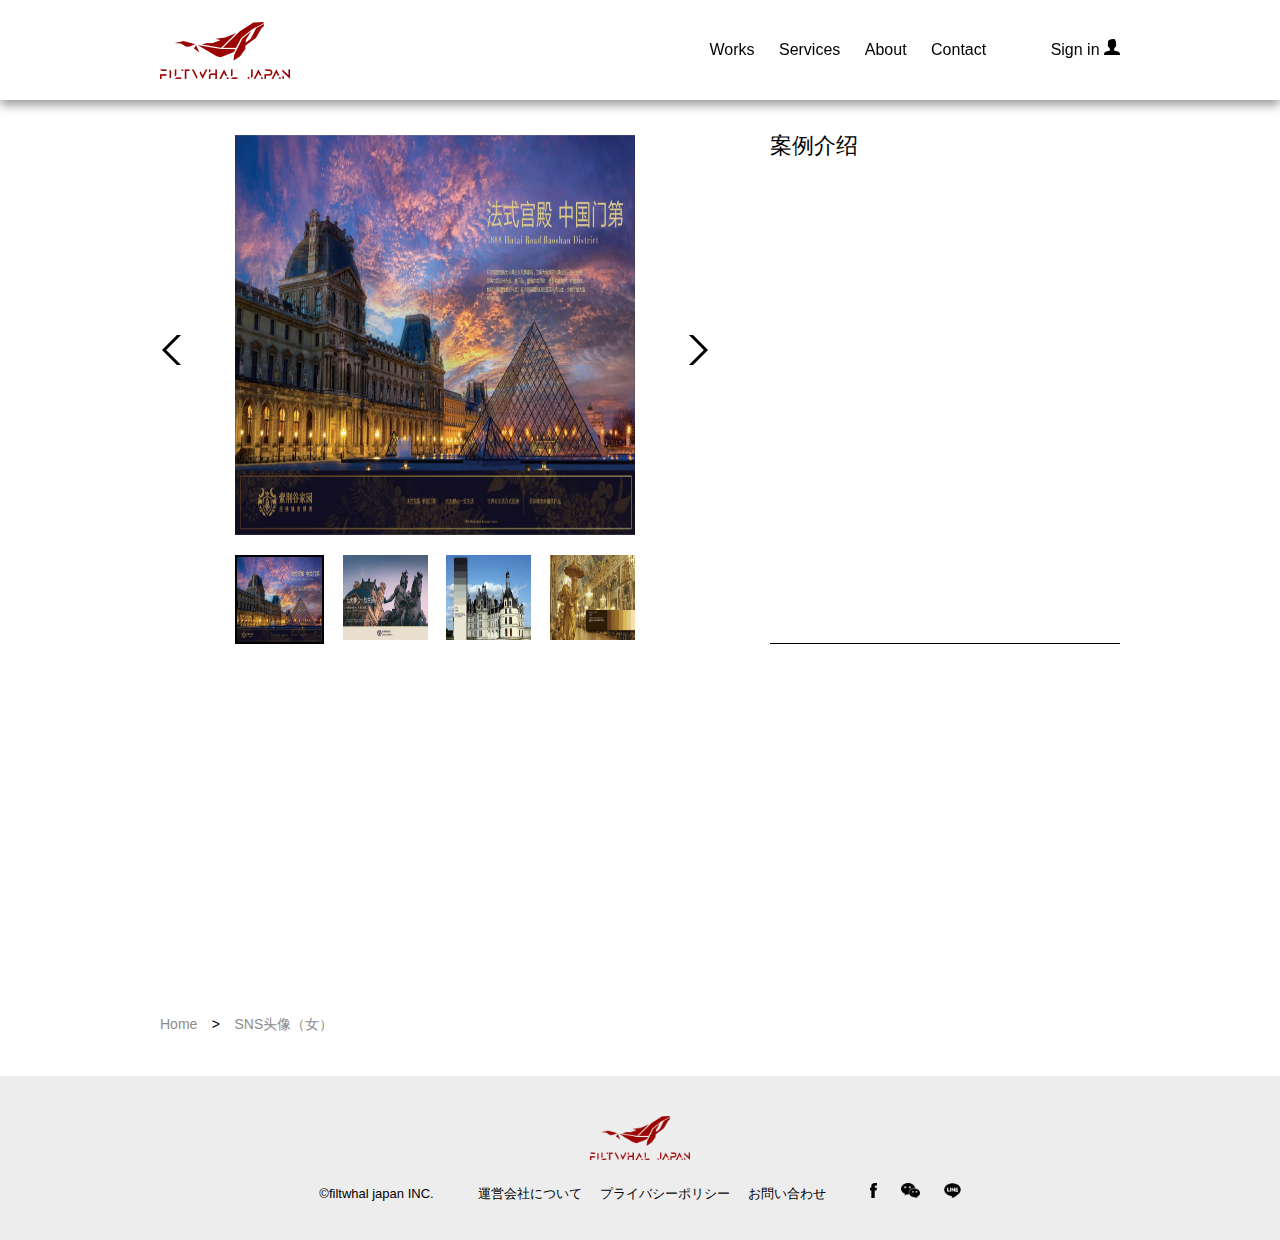
<file: main.html>
<!DOCTYPE html>
<html lang="en">
<head>
	<meta charset="UTF-8">
	<title>日本滤鲸官网-案例分析</title>
	<link rel="shortcut icon" href="favicon.ico">
	<link rel="stylesheet" type="text/css" href="./css/reset.css">
	<link rel="stylesheet" type="text/css" href="./css/common.css">
	<link rel="stylesheet" type="text/css" href="./css/main.css">
	<script type="text/javascript" src="./js/jquery-3.3.1.min.js"></script>
	<script type="text/javascript" src="./js/common.js"></script>
	<!-- <script type="text/javascript" src="./js/main.js"></script> -->
</head>
<body>
	<div class="head">
		<div class="h_cnt cnt">
			<a href="index.html" class="logo">
				<img src="./image/logo.png">
			</a>
			<div class="h_rcnt">
				<a href="main.html">Works</a>
				<a href="service.html">Services</a>
				<a href="about.html">About</a>
				<a href="contactus.html">Contact</a>
				<a href="sign.html" style="margin-right: 0px;margin-left: 50px;">Sign in</a>
				<img src="./image/icon0.png" style="width: 16px;height: 16px">
			</div>
		</div>
	</div>
	<div class="main_body cnt">
		<div class="main_b_info">
			<div class="main_b_i_img">
				<img class="main_b_i_mi" src="./image/img9.png" style="display:block;width: 400px;height: 400px;margin: 0 auto;">
				<div class="main_b_i_sm" style="width: 400px;margin: 0 auto;margin-top: 20px;display: flex;display: -webkit-flex;justify-content: space-between;">
					<img class="main_b_i_sld"  src="./image/img9.png" style="cursor:pointer;width: 85px;height: 85px;">
					<img src="./image/img10.png" style="cursor:pointer;width: 85px;height: 85px;">
					<img src="./image/img11.png" style="cursor:pointer;width: 85px;height: 85px;">
					<img src="./image/img12.png" style="cursor:pointer;width: 85px;height: 85px;">
				</div>
				<span class="main_b_i_lbtn"></span>
				<span class="main_b_i_rbtn"></span>
			</div>
			<div class="main_b_i_msg">
				<p style="font-size: 22px;">案例介绍</p>
				<!-- <p style="font-size: 18px;padding: 10px 20px;line-height: 25px;">一句话介绍画师或者创作特点介绍一句话介绍画师或者创作特点介绍一句话介绍画师或者创作特点介绍一句话介绍画师或者创作特点介绍一句话介绍画师或者创作特点介绍一句话介绍画师或者创作特点介绍一句话介绍画师或者创作特点介绍一句话介绍画师或者创作特点介绍一句话介绍画师或者创作特点介绍一句话介绍画师或者创作特点介绍一句话介绍画师或者创作特点介绍一句话介绍画师或者创作特点介绍一句话介绍画师或者创作特点介绍</p> -->
				<!-- <p style="font-size: 15px;margin-top: 15px;">少女动漫风</p>
				<p style="font-size: 15px;margin-top: 30px;">费用：&nbsp;<span class="main_b_i_pri">5000円</span></p>
				<p style="font-size: 15px;margin-top: 10px;margin-bottom: 30px;line-height: 25px;">交画时间：草稿3-5天；完稿（头像）7-10天；其他3周内 一周以内加急完成费用+20%</p>
				<div class="main_b_i_a">
					<img src="./image/icon7.png" style="float: right;margin-top: 15px;width: 20px;height: 20px;">
					<p style="padding: 20px 10px;font-size: 15px;">Design instructions</p>
				</div>
				<div class="main_b_i_a">
					<img src="./image/icon8.png" style="float: right;margin-top: 15px;width: 20px;height: 20px;">
					<p style="padding: 20px 10px;font-size: 15px;">Designer</p>
				</div>
				<p style="font-weight: bold;font-size: 15px;margin-top: 20px;padding: 0px 10px;">isaki</p>
				<p style="font-size: 15px;margin-top: 10px;padding: 0px 10px;">一句话介绍画师或者创作特点介绍</p>
				<div style="width: 150px;height: 40px;text-align: center;line-height: 40px;font-size: 14px;border: 1px solid #000;margin: 30px 0px 20px 10px;cursor: pointer;">Read more</div> -->
			</div>
		</div>
		<div class="main_b_i_case">
			<img src="./image/icon9.png" style="float: right;">
			<a href="#" style="float: right;font-size: 15px;color: #000;text-decoration: none;margin-right: 10px;">View all</a>
			<p  style="font-size: 18px;">More from the same collection</p>
			<div style="width: 100%;display: flex;display: -webkit-flex;justify-content: space-between;margin-top: 20px;">
				<div class="main_b_i_cl 0" style="width: 225px;text-align: center;">
					<div style="width: 225px;height: 225px;overflow: hidden;">
						<a href="javascript:void(0)" style="width: 100%;height: 100%;">
							<img src="./image/img9.png" style="width: 100%;height: 225px;">
						</a>
					</div>
					<p style="font-size: 14px;margin-top: 15px;">Name of cooperation case</p>
				</div>
				<div class="main_b_i_cl 1" style="width: 225px;text-align: center;">
					<div style="width: 225px;height: 225px;overflow: hidden;">
						<a href="javascript:void(0)" style="width: 100%;height: 100%;">
							<img src="./image/img13.png" style="width: 100%;height: 225px;">
						</a>
					</div>
					<p style="font-size: 14px;margin-top: 15px;">Name of cooperation case</p>
				</div>
				<div class="main_b_i_cl 2" style="width: 225px;text-align: center;">
					<div style="width: 225px;height: 225px;overflow: hidden;">
						<a href="javascript:void(0)" style="width: 100%;height: 100%;">
							<img src="./image/img17.png" style="width: 100%;height: 225px;">
						</a>
					</div>
					<p style="font-size: 14px;margin-top: 15px;">Name of cooperation case</p>
				</div>
				<div class="main_b_i_cl 3" style="width: 225px;text-align: center;">
					<div style="width: 225px;height: 225px;overflow: hidden;">
						<a href="javascript:void(0)" style="width: 100%;height: 100%;">
							<img src="./image/img21.png" style="width: 100%;height: 225px;">
						</a>
					</div>
					<p style="font-size: 14px;margin-top: 15px;">Name of cooperation case</p>
				</div>
			</div>
		</div>
	</div>
	<div class="router">
		<div style="width: 960px;height: 100%;margin: 0 auto;">
			<a class="r_a" href="index.html">Home</a>
			<span style="font-size: 14px;margin-right: 10px;">></span>
			<a class="r_a" href="main.html">SNS头像（女）</a>
		</div>
	</div>
	<div class="footer">
		<img style="margin-bottom: 20px;width: 100px;" src="./image/logo.png">
		<div style="width: 960px;margin: 0 auto;margin-top: 30;text-align: center;font-size: 14px;">
			<span style="margin-right: 40px;">©filtwhal japan INC.</span>
			<span>運営会社について&nbsp;&nbsp;&nbsp;&nbsp;&nbsp;プライバシーポリシー&nbsp;&nbsp;&nbsp;&nbsp;&nbsp;お問い合わせ</span>
			<a href="#" style="margin-left: 40px;margin-right: 20px;"><img style="height: 15px;" src="./image/icon2.png"></a>
			<a href="#" style="margin-right: 20px;"><img style="height: 15px;" src="./image/icon3.png"></a>
			<a href="#"><img style="height: 15px;" src="./image/icon4.png"></a>
		</div>
	</div>
</body>
<script type="text/javascript">
	let timer=null;
	let index=0;
	let imgArr=[
			["./image/img9.png", "./image/img10.png", "./image/img11.png", "./image/img12.png"], 
			["./image/img13.png", "./image/img14.png", "./image/img15.png", "./image/img16.png"], 
			["./image/img17.png", "./image/img18.png", "./image/img19.png", "./image/img20.png"], 
			["./image/img21.png", "./image/img22.png", "./image/img23.png", "./image/img24.png"]
			];
	$(document).ready(function(){
		let num=$(".main_b_i_sm").children().length;
		let imgArr=$(".main_b_i_sm").children("img");
		$(".main_b_i_lbtn").click(function(){
			closeTurnImg();
			imgArr[index].className="";
			if(index==0){
				index=num-1;
			}else{
				index-=1;
			}
			imgArr[index].className="main_b_i_sld";
			$(".main_b_i_mi").attr("src", $(imgArr[index]).attr("src"));
		});
		$(".main_b_i_lbtn").mouseout(function(){
			turnImg();
		})
		$(".main_b_i_rbtn").click(function(){
			closeTurnImg();
			imgArr[index].className="";
			if(index==(num-1)){
				index=0;
			}else{
				index+=1;
			}
			imgArr[index].className="main_b_i_sld";
			$(".main_b_i_mi").attr("src", $(imgArr[index]).attr("src"));
		});
		$(".main_b_i_rbtn").mouseout(function(){
			turnImg();
		})

		$(".main_b_i_mi").mouseover(function(){
			closeTurnImg();
		})

		$(".main_b_i_mi").mouseout(function(){
			turnImg();
		})

		for(let i=0;i<num;i++){
			(function(i){$(imgArr[i]).mouseover(function(){
				index=i;
				chooseImg();
				closeTurnImg();
				this.className="main_b_i_sld";
				$(".main_b_i_mi").attr("src", $(this).attr("src"));
			});
			$(imgArr[i]).mouseout(function(){
				turnImg();
			});})(i)
		}

		$(".main_b_i_cl").mouseover(function(){
			$($(this).find("img")).css("transform", "scale(1.1)");
		})

		$(".main_b_i_cl").mouseout(function(){
			$($(this).find("img")).css("transform", "scale(1)");
		})

		$(".main_b_i_cl").click(function(){
			cutImg(this.className.split(" ")[1]);
		})

		$(".main_b_i_img").css("margin-left", "0px").css("opacity", "1");
		setTimeout(function(){
			$(".main_b_i_msg").css("margin-right", "0px").css("opacity", "1");
		}, 300);
		setTimeout(function(){
			$(".main_b_i_case").css("opacity", "1");
			turnImg();
		}, 1000);

		// cutImg(0);
	});

	function chooseImg(){
		let num=$(".main_b_i_sm").children().length;
		let imgArr=$(".main_b_i_sm").children("img");
		for(let i=0;i<num;i++){
			imgArr[i].className="";
		}
	}

	function turnImg(){
		if(!timer){
			let num=$(".main_b_i_sm").children().length;
			let imgArr=$(".main_b_i_sm").children("img");
			timer=setInterval(function(){
				imgArr[index].className="";
				if(index>=3){
					index=0;
				}else{
					index++;
				}
				imgArr[index].className="main_b_i_sld";
				$(".main_b_i_mi").attr("src", $(imgArr[index]).attr("src"));
			}, 2000);
		}
	}

	function closeTurnImg(){
		if(timer){
			clearInterval(timer);
			timer=null;
		}
	}

	function cutImg(index){
		$(".main_b_i_mi").attr("src", imgArr[index][0]);
		let img=$(".main_b_i_sm").children("img");
		for(let i=0;i<img.length;i++){
			$(img[i]).attr("src", imgArr[index][i]);
		}
	}
</script>
</html>
</file>
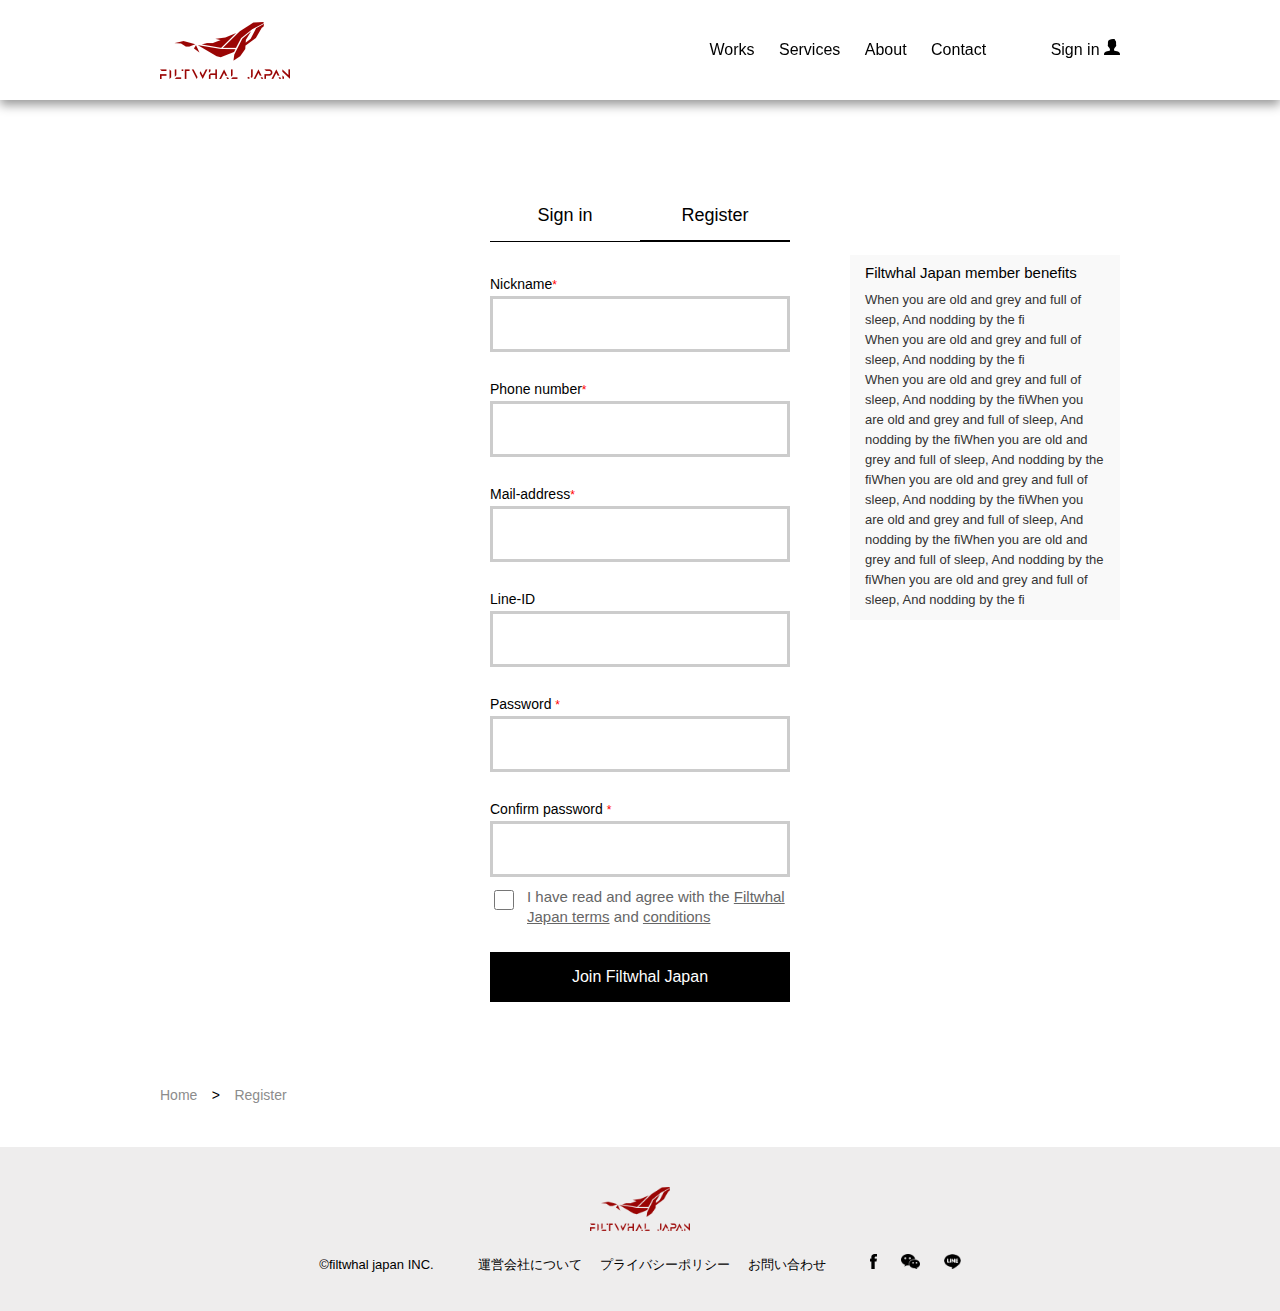
<file: register.html>
<!DOCTYPE html>
<html lang="en">
<head>
	<meta charset="UTF-8">
	<title>日本滤鲸官网-注册</title>
	<link rel="shortcut icon" href="favicon.ico">
	<link rel="stylesheet" type="text/css" href="./css/reset.css">
	<link rel="stylesheet" type="text/css" href="./css/common.css">
	<link rel="stylesheet" type="text/css" href="./css/register.css">
	<script type="text/javascript" src="./js/jquery-3.3.1.min.js"></script>
	<script type="text/javascript" src="./js/common.js"></script>
	<!-- <script type="text/javascript" src="./js/register.js"></script> -->
</head>
<body>
	<div class="head">
		<div class="h_cnt cnt">
			<a href="index.html" class="logo">
				<img src="./image/logo.png">
			</a>
			<div class="h_rcnt">
				<a href="main.html">Works</a>
				<a href="service.html">Services</a>
				<a href="about.html">About</a>
				<a href="contactus.html">Contact</a>
				<a href="sign.html" style="margin-right: 0px;margin-left: 50px;">Sign in</a>
				<img src="./image/icon0.png" style="width: 16px;height: 16px">
			</div>
		</div>
	</div>
	<div class="re_body cnt">
		<div class="re_b_cnt">
			<div style="width: 100%;border-bottom: 1px solid #000;overflow: hidden;">
				<a class="re_b_c_btn" href="sign.html">Sign in</a>
				<a class="re_b_c_btn re_a_sted" href="register.html">Register</a>
			</div>
			<div style="margin-top: 35px;">
				<p class="re_b_c_at">Nickname<span style="font-size:12px;color: red;">*</span></p>
				<input class="re_b_c_ipt" type="text" name="nickname">
				<p class="re_b_c_at">Phone number<span style="font-size:12px;color: red;">*</span></p>
				<input class="re_b_c_ipt" type="text" name="phonum" >
				<p class="re_b_c_at">Mail-address<span style="font-size:12px;color: red;">*</span></p>
				<input class="re_b_c_ipt" type="text" name="email" >
				<p class="re_b_c_at">Line-ID</p>
				<input class="re_b_c_ipt" type="text" name="lineid" >
				<p class="re_b_c_at">Password <span style="font-size:12px;color: red;">*</span></p>
				<input class="re_b_c_ipt" type="text" name="password" >
				<p class="re_b_c_at">Confirm password <span style="font-size:12px;color: red;">*</span> </p>
				<input class="re_b_c_ipt" type="text" name="password0" >
			</div>
			<div style="overflow: hidden;padding: 10px 0px;">
				 <input style="float: left;width: 20px;height: 20px;cursor: pointer;" type="checkbox" name="checkbox">
				<p style="margin-left:10px;width: 260px;float: left;font-size: 15px;color: #666666;line-height: 20px;">I have read and agree with the  <a style="color:#666;" href="#">Filtwhal Japan terms</a>  and <a style="color:#666;" href="#">conditions</a></p>
			</div>
			<div class="re_b_c_si">Join Filtwhal Japan</div>
		</div>
		<div class="re_b_tips">
			<p style="font-size: 15px;">Filtwhal Japan member benefits</p>
			<p style="font-size: 13px;margin-top: 10px;line-height: 20px;color: #333333;">When you are old and grey and full of 
sleep, And nodding by the fi<br>When you are old and grey and full of 
sleep, And nodding by the fi<br>When you are old and grey and full of 
sleep, And nodding by the fiWhen you are old and grey and full of 
sleep, And nodding by the fiWhen you are old and grey and full of 
sleep, And nodding by the fiWhen you are old and grey and full of 
sleep, And nodding by the fiWhen you are old and grey and full of 
sleep, And nodding by the fiWhen you are old and grey and full of 
sleep, And nodding by the fiWhen you are old and grey and full of 
sleep, And nodding by the fi</p>
		</div>
	</div>
	<div class="router">
		<div style="width: 960px;height: 100%;margin: 0 auto;">
			<a class="r_a" href="index.html">Home</a>
			<span style="font-size: 14px;margin-right: 10px;">></span>
			<a class="r_a" href="register.html">Register</a>
		</div>
	</div>
	<div class="footer">
		<img style="margin-bottom: 20px;width: 100px;" src="./image/logo.png">
		<div style="width: 960px;margin: 0 auto;margin-top: 30;text-align: center;font-size: 14px;">
			<span style="margin-right: 40px;">©filtwhal japan INC.</span>
			<span>運営会社について&nbsp;&nbsp;&nbsp;&nbsp;&nbsp;プライバシーポリシー&nbsp;&nbsp;&nbsp;&nbsp;&nbsp;お問い合わせ</span>
			<a href="#" style="margin-left: 40px;margin-right: 20px;"><img style="height: 15px;" src="./image/icon2.png"></a>
			<a href="#" style="margin-right: 20px;"><img style="height: 15px;" src="./image/icon3.png"></a>
			<a href="#"><img style="height: 15px;" src="./image/icon4.png"></a>
		</div>
	</div>
</body>
<script type="text/javascript">
	$(document).ready(function(){
		$(".re_b_c_si").mouseover(function(){
			$(this).css("background", "#fff");
			$(this).css("color", "#000");
		})
		$(".re_b_c_si").mouseout(function(){
			$(this).css("background", "#000");
			$(this).css("color", "#fff");
		})
	})
</script>
</html>
</file>
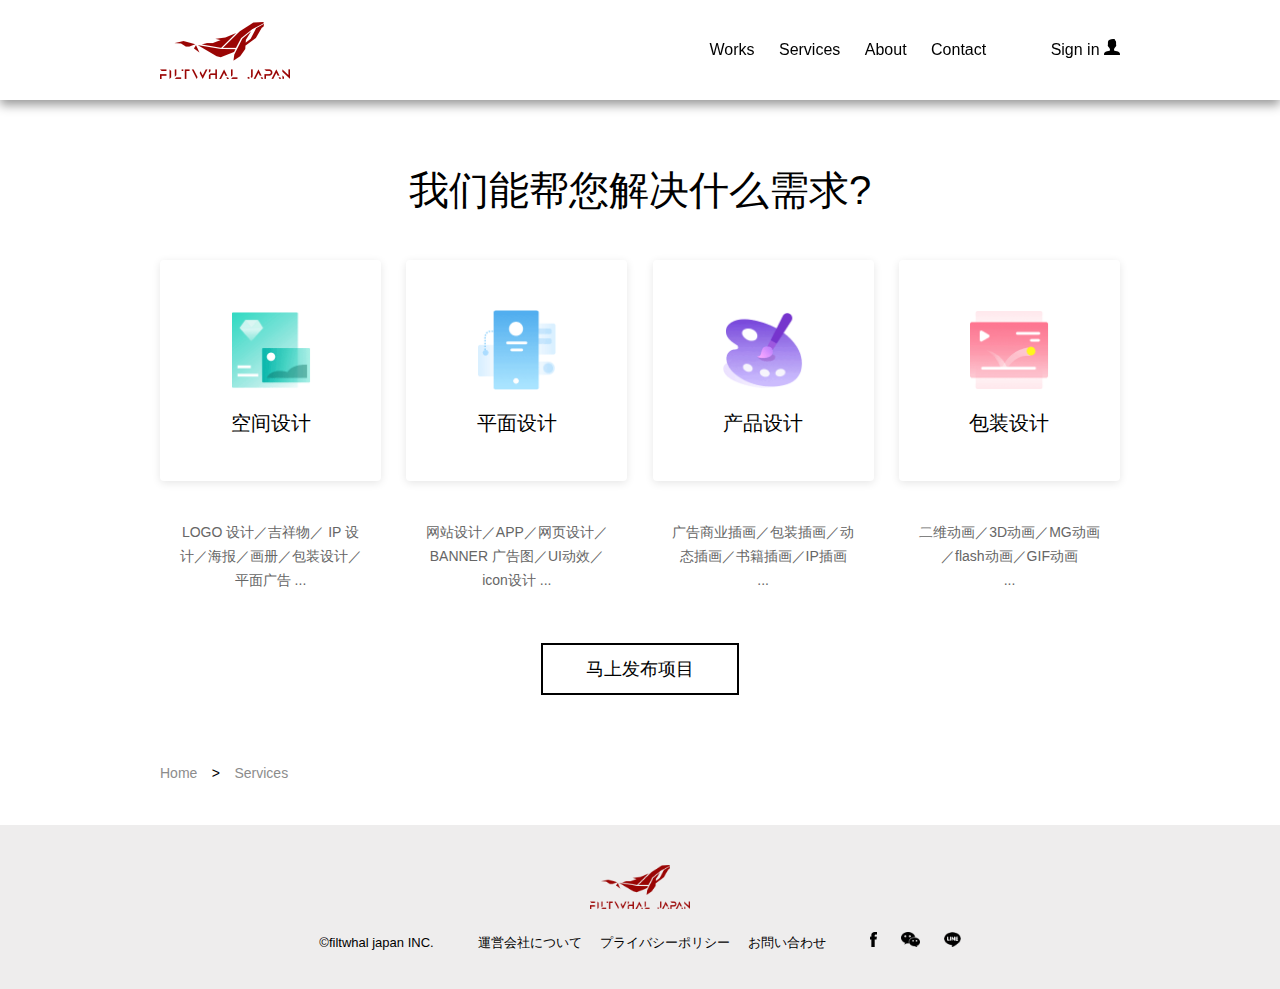
<file: service.html>
<!DOCTYPE html>
<html lang="en">
<head>
	<meta charset="UTF-8">
	<title>日本滤鲸官网-服务</title>
	<link rel="shortcut icon" href="favicon.ico">
	<link rel="stylesheet" type="text/css" href="./css/reset.css">
	<link rel="stylesheet" type="text/css" href="./css/common.css">
	<link rel="stylesheet" type="text/css" href="./css/service.css">
	<script type="text/javascript" src="./js/jquery-3.3.1.min.js"></script>
	<script type="text/javascript" src="./js/common.js"></script>
	<!-- <script type="text/javascript" src="./js/main.js"></script> -->
</head>
<body>
	<div class="head">
		<div class="h_cnt cnt">
			<a href="index.html" class="logo">
				<img src="./image/logo.png">
			</a>
			<div class="h_rcnt">
				<a href="main.html">Works</a>
				<a href="service.html">Services</a>
				<a href="about.html">About</a>
				<a href="contactus.html">Contact</a>
				<a href="sign.html" style="margin-right: 0px;margin-left: 50px;">Sign in</a>
				<img src="./image/icon0.png" style="width: 16px;height: 16px">
			</div>
		</div>
	</div>
	<div class="service_body cnt">
		<p style="font-size: 40px;text-align: center;">我们能帮您解决什么需求?</p>
		<div style="width: 100%;display: flex;display: -webkit-flex;justify-content: space-between;margin-top:50px;">
			<div style="width: 221px;height: 221px;box-shadow: 0 2px 8px 0 rgba(0,0,0,.1);text-align: center;border-radius: 4px;">
				<img src="./image/img5.png" style="width: 80px;height: 80px;margin-top: 50px;">
				<p style="font-size: 20px;margin-top: 20px;">空间设计</p>
			</div>
			<div style="width: 221px;height: 221px;box-shadow: 0 2px 8px 0 rgba(0,0,0,.1);text-align: center;border-radius: 4px;">
				<img src="./image/img6.png" style="width: 80px;height: 80px;margin-top: 50px;">
				<p style="font-size: 20px;margin-top: 20px;">平面设计</p>
			</div>
			<div style="width: 221px;height: 221px;box-shadow: 0 2px 8px 0 rgba(0,0,0,.1);text-align: center;border-radius: 4px;">
				<img src="./image/img7.png" style="width: 80px;height: 80px;margin-top: 50px;">
				<p style="font-size: 20px;margin-top: 20px;">产品设计</p>
			</div>
			<div style="width: 221px;height: 221px;box-shadow: 0 2px 8px 0 rgba(0,0,0,.1);text-align: center;border-radius: 4px;">
				<img src="./image/img8.png" style="width: 80px;height: 80px;margin-top: 50px;">
				<p style="font-size: 20px;margin-top: 20px;">包装设计</p>
			</div>
		</div>
		<div style="width: 100%;display: flex;display: -webkit-flex;justify-content: space-between;margin-top:40px;">
			<div style="width: 221px;text-align: center;color: #666;">
				<p style="font-size: 14px;line-height: 1.71;">LOGO 设计／吉祥物／ IP 设</p>
				<p style="font-size: 14px;line-height: 1.71;">计／海报／画册／包装设计／</p>
				<p style="font-size: 14px;line-height: 1.71;">平面广告 ...</p>
			</div>
			<div style="width: 221px;text-align: center;color: #666;">
				<p style="font-size: 14px;line-height: 1.71;">网站设计／APP／网页设计／</p>
				<p style="font-size: 14px;line-height: 1.71;">BANNER 广告图／UI动效／</p>
				<p style="font-size: 14px;line-height: 1.71;">icon设计 ...</p>
			</div>
			<div style="width: 221px;text-align: center;color: #666;">
				<p style="font-size: 14px;line-height: 1.71;">广告商业插画／包装插画／动</p>
				<p style="font-size: 14px;line-height: 1.71;">态插画／书籍插画／IP插画</p>
				<p style="font-size: 14px;line-height: 1.71;">...</p>
			</div>
			<div style="width: 221px;text-align: center;color: #666;">
				<p style="font-size: 14px;line-height: 1.71;">二维动画／3D动画／MG动画</p>
				<p style="font-size: 14px;line-height: 1.71;">／flash动画／GIF动画</p>
				<p style="font-size: 14px;line-height: 1.71;">...</p>
			</div>
		</div>
		<a href="contactus.html" style="display:block;width: 194px;height: 48px;line-height: 48px;text-align: center;font-size: 18px;color: #000;border: 2px solid #000;margin: 0 auto;margin-top: 50px;cursor: pointer;text-decoration: none;">马上发布项目</a>
	</div>
	<div class="router">
		<div style="width: 960px;height: 100%;margin: 0 auto;">
			<a class="r_a" href="index.html">Home</a>
			<span style="font-size: 14px;margin-right: 10px;">></span>
			<a class="r_a" href="service.html">Services</a>
		</div>
	</div>
	<div class="footer">
		<img style="margin-bottom: 20px;width: 100px;" src="./image/logo.png">
		<div style="width: 960px;margin: 0 auto;margin-top: 30;text-align: center;font-size: 14px;">
			<span style="margin-right: 40px;">©filtwhal japan INC.</span>
			<span>運営会社について&nbsp;&nbsp;&nbsp;&nbsp;&nbsp;プライバシーポリシー&nbsp;&nbsp;&nbsp;&nbsp;&nbsp;お問い合わせ</span>
			<a href="#" style="margin-left: 40px;margin-right: 20px;"><img style="height: 15px;" src="./image/icon2.png"></a>
			<a href="#" style="margin-right: 20px;"><img style="height: 15px;" src="./image/icon3.png"></a>
			<a href="#"><img style="height: 15px;" src="./image/icon4.png"></a>
		</div>
	</div>
</body>
<script type="text/javascript">
</script>
</html>
</file>
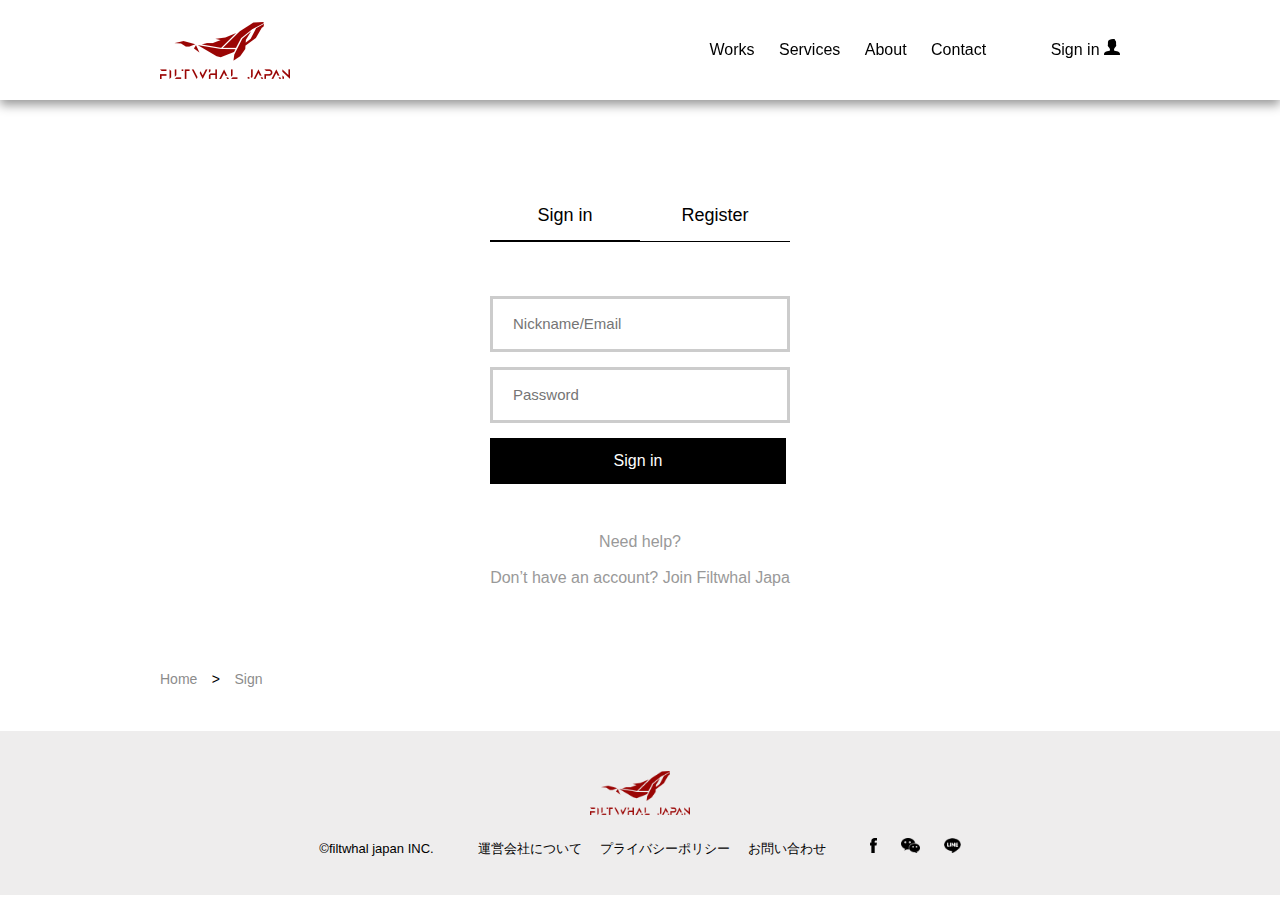
<file: sign.html>
<!DOCTYPE html>
<html lang="en">
<head>
	<meta charset="UTF-8">
	<title>日本滤鲸官网-登录</title>
	<link rel="shortcut icon" href="favicon.ico">
	<link rel="stylesheet" type="text/css" href="./css/reset.css">
	<link rel="stylesheet" type="text/css" href="./css/common.css">
	<link rel="stylesheet" type="text/css" href="./css/sign.css">
	<script type="text/javascript" src="./js/jquery-3.3.1.min.js"></script>
	<script type="text/javascript" src="./js/common.js"></script>
</head>
<body>
	<div class="head">
		<div class="h_cnt cnt">
			<a href="index.html" class="logo">
				<img src="./image/logo.png">
			</a>
			<div class="h_rcnt">
				<a href="main.html">Works</a>
				<a href="service.html">Services</a>
				<a href="about.html">About</a>
				<a href="contactus.html">Contact</a>
				<a href="sign.html" style="margin-right: 0px;margin-left: 50px;">Sign in</a>
				<img src="./image/icon0.png" style="width: 16px;height: 16px">
			</div>
		</div>
	</div>
	<div class="sg_body cnt">
		<div class="sg_b_cnt">
			<div style="width: 100%;border-bottom: 1px solid #000;overflow: hidden;">
				<a class="sg_b_c_btn sg_a_sted" href="sign.html">Sign in</a>
				<a class="sg_b_c_btn" href="register.html">Register</a>
			</div>
			<div style="margin-top: 35px;">
				<p class="sg_b_c_at">Account password error</p>
				<input class="sg_b_c_ipt" type="text" name="accnum" placeholder="Nickname/Email">
				<input class="sg_b_c_ipt" type="password" name="password" placeholder="Password">
			</div>
			<div class="sg_b_c_si">Sign in</div>
			<p style="text-align: center;font-size: 16px;color: #999999;margin-top: 50px;">Need help?</p>
			<p style="text-align: center;font-size: 16px;color: #999999;margin-top: 20px;">Don’t have an account? Join Filtwhal Japa</p>
		</div>
	</div>
	<div class="router">
		<div style="width: 960px;height: 100%;margin: 0 auto;">
			<a class="r_a" href="index.html">Home</a>
			<span style="font-size: 14px;margin-right: 10px;">></span>
			<a class="r_a" href="sign.html">Sign</a>
		</div>
	</div>
	<div class="footer">
		<img style="margin-bottom: 20px;width: 100px;" src="./image/logo.png">
		<div style="width: 960px;margin: 0 auto;margin-top: 30;text-align: center;font-size: 14px;">
			<span style="margin-right: 40px;">©filtwhal japan INC.</span>
			<span>運営会社について&nbsp;&nbsp;&nbsp;&nbsp;&nbsp;プライバシーポリシー&nbsp;&nbsp;&nbsp;&nbsp;&nbsp;お問い合わせ</span>
			<a href="#" style="margin-left: 40px;margin-right: 20px;"><img style="height: 15px;" src="./image/icon2.png"></a>
			<a href="#" style="margin-right: 20px;"><img style="height: 15px;" src="./image/icon3.png"></a>
			<a href="#"><img style="height: 15px;" src="./image/icon4.png"></a>
		</div>
	</div>
</body>
<script type="text/javascript">
	reset();
	window.onresize=function(){
		reset();
	}

	$(document).ready(function(){
		$(".sg_b_c_si").mouseover(function(){
			$(this).css("background", "#ccc");
			// $(this).css("color", "#000");
		})
		$(".sg_b_c_si").mouseout(function(){
			$(this).css("background", "#000");
			// $(this).css("color", "#fff");
		})
	})

	function reset(){
		let h = document.documentElement.clientHeight||document.body.clientHeight;
		if(h>900){
			let t=(h-750)/2;
			let l=(960-300)/2;
			$(".sg_b_cnt").css("position", "absolute");
			$(".sg_b_cnt").css("top", t);
			$(".sg_b_cnt").css("left", l);
			$(".footer").css("position", "absolute");
			$(".footer").css("bottom", "0");
			$(".router").css("position", "absolute");
			$(".router").css("bottom", Number.parseInt($(".footer").css("height"))+60);
		}else{
			$(".sg_b_cnt").css("position", "static");
			$(".footer").css("position", "static");
			$(".router").css("position", "static");
		}
	}
</script>
</html>
</file>
<file: css/common.css>
html,body{
	/* font-family: "STHeiti"; */
	width: 100%;
	/* height: 100%; */
	background: #fff;
	font-family: arial;
	overflow-x: hidden;
}
.cnt{
	width: 960px;
	margin: 0 auto;
}
.head{
	position: fixed;
	top: 0px;
	left: 0px;
	width: 100%;
	height: 100px;
	box-shadow: 0px 5px 10px #999999;
	background: #fff;
	z-index: 999999;
	transition: height .5s;
	-moz-transition: height .5s;	/* Firefox 4 */
	-webkit-transition: height .5s;	/* Safari 和 Chrome */
	-o-transition: height .5s;	/* Opera */
}
.h_cnt{
	height: 100%;
	margin: 0 auto;
}
.logo{
	float: left;
	margin-top: 21.5px;
	transition: margin-top .5s;
	-moz-transition: margin-top .5s;	/* Firefox 4 */
	-webkit-transition: margin-top .5s;	/* Safari 和 Chrome */
	-o-transition: margin-top .5s;	/* Opera */
}
.h_rcnt{
	float: right;
	padding: 39px 0px;
	transition: padding .5s;
	-moz-transition: padding .5s;	/* Firefox 4 */
	-webkit-transition: padding .5s;	/* Safari 和 Chrome */
	-o-transition: padding .5s;	/* Opera */
}
.h_rcnt a{
	font-size: 16px;
	margin: 0 10px;
	color: #000;
	text-decoration: none;
}
.h_rcnt a:hover{
	text-decoration: underline;
}
.btn{
	width: 200px;
	height: 40px;
	border: 2px solid #000;
	cursor: pointer;
	text-align: center;
}
.btn p{
	line-height: 40px;
	font-size: 15px;
}
.footer{
	width: 100%;
	min-width: 960px;
	padding: 40px 0px;
	background: #eeeded;
	text-align: center;
}
.footer span{
	font-size: 13px;
	color: #000;
}
.router{
	width: 100%;
	height: 60px;
}
.r_a{
	color: #8c8c8c;
	font-size: 14px;
	margin-right: 10px;
	text-decoration: none;
}
</file>
<file: css/about.css>
.about_body{
	height: 800px;
}
</file>
<file: css/contactus.css>
.cont_body{
	margin-top: 105px;
	padding: 85px 0px;
	position: relative;
}
.cont_b_t{
	width: 550px;
	margin: 0 auto;
	overflow: hidden;
	position: relative;
}
.cont_b_t_t0{
	position: absolute;
	top: 155px;
	left: 20px;
	font-size: 13px;
	color: #757575;
	z-index: 999;
}
.cont_b_t_t1{
	position: absolute;
	top: 337px;
	left: 21px;
	font-size: 16px;
	color: #757575;
}
.cont_b_tbtn{
	color: #fff;
	background: #000;
	text-align: center;
	line-height: 46px;
	height: 46px;
	width: 116px;
	float: right;
	margin-top: 15px;
	cursor: pointer;
	border: 2px solid #000;
	background: #000;
	color: #fff;
	transition: background 1s, color 1s;
	-moz-transition: background 1s, color 1s;	/* Firefox 4 */
	-webkit-transition: background 1s, color 1s;	/* Safari 和 Chrome */
	-o-transition: background 1s, color 1s;	/* Opera */
}
.cont_b_so p{
	font-size: 15px;
	line-height: 20px;
	color: #000;
	padding: 0px 10px;
	background: #fff;
}
.cont_b_so p:hover{
	background: #0BC3F3;
}
</file>
<file: css/main.css>
.main_body{
	margin-top: 105px;
	padding: 30px 0px;
	position: relative;
}
.main_b_info{
	width: 100%;
	/*overflow: hidden;*/
	display: flex;
	display: -webkit-flex;
	justify-content: space-between;
}
.main_b_i_img{
	position: relative;
	width: 550px;
	/*float: left;*/
	margin-left: -100px;
	z-index: 999;
	opacity: 0;
	transition: margin-left 2s, opacity 2.5s;
	-moz-transition: margin-left 2s, opacity 2.5s;	/* Firefox 4 */
	-webkit-transition: margin-left 2s, opacity 2.5s;	/* Safari 和 Chrome */
	-o-transition: margin-left 2s, opacity 2.5s;	/* Opera */
}
.main_b_i_msg{
	width: 350px;
	/*float: right;*/
	border-bottom: 1px solid #000;
	margin-right: -100px;
	opacity: 0;
	transition: margin-right 2s, opacity 2.5s;
	-moz-transition: margin-right 2s, opacity 2.5s;	/* Firefox 4 */
	-webkit-transition: margin-right 2s, opacity 2.5s;	/* Safari 和 Chrome */
	-o-transition: margin-right 2s, opacity 2.5s;	/* Opera */
}
.main_b_i_sld{
	border: 2px solid #000;
}
.main_b_i_lbtn{
	position: absolute;
	top: 200px;
	left: 0px;
	width: 25px;
	height: 30px;
	background: url('../image/icon5.png') no-repeat center center;
	cursor: pointer;
}
.main_b_i_rbtn{
	position: absolute;
	top: 200px;
	right: 0px;
	width: 25px;
	height: 30px;
	background: url('../image/icon6.png') no-repeat center center;
	cursor: pointer;
}
.main_b_i_a{
	width: 100%;
	border-top: 1px solid #000;
}
.main_b_i_case{
	width: 100%;
	margin-top: 50px;
	opacity: 0;
	transition: opacity 1.5s;
	-moz-transition: opacity 1.5s;	/* Firefox 4 */
	-webkit-transition: opacity 1.5s;	/* Safari 和 Chrome */
	-o-transition: opacity 1.5s;	/* Opera */
}
.main_b_i_cl img{
	transform:scale(1);
	-ms-transform:scale(1); 	/* IE 9 */
	-moz-transform:scale(1); 	/* Firefox */
	-webkit-transform:scale(1); /* Safari 和 Chrome */
	-o-transform:scale(1); 	/* Opera */
	transition: transform .8s;
	-moz-transition: transform .8s;	/* Firefox 4 */
	-webkit-transition: transform .8s;	/* Safari 和 Chrome */
	-o-transition: transform .8s;	/* Opera */
}
</file>
<file: css/register.css>
.re_body{
	margin-top: 105px;
	padding: 85px 0px;
	position: relative;
}
.re_b_cnt{
	width: 300px;
	margin: 0 auto;
	/* background: #ccc; */
}
.re_b_c_btn{
	display: block;
	width: 150px;
	height: 50px;
	line-height: 50px;
	float: left;
	text-align: center;
	font-size: 18px;
	color: #000;
	text-decoration: none;
}
.re_a_sted{
	border-bottom: 1px solid #000;
}
.re_b_c_ipt{
	width: 254px;
	height: 50px;
	line-height: 50px;
	padding: 0px 20px;
	border: 3px solid #cccccc;
	font-size: 15px;
}
.re_b_c_ipt:nth-child(3){
	margin-top: 15px;
}
.re_b_c_si{
	margin-top: 15px;
	width: 296px;
	height: 46px;
	color: #fff;
	background: #000;
	text-align: center;
	line-height: 46px;
	border: 2px solid #000;
	cursor: pointer;
	transition: background 1s, color 1s;
	-moz-transition: background 1s, color 1s;	/* Firefox 4 */
	-webkit-transition: background 1s, color 1s;	/* Safari 和 Chrome */
	-o-transition: background 1s, color 1s;	/* Opera */
}
.re_b_c_at{
	color: #000;
	font-size: 14px;
	margin-bottom: 5px;
	margin-top: 30px;
}
.re_b_tips{
	position: absolute;
	right: 00px;
	top: 150px;
	width: 240px;
	padding: 10px 15px;
	background: #f9f9f9;
}
</file>
<file: css/service.css>
.service_body{
	margin-top: 100px;
	padding: 70px 0px;
}
</file>
<file: css/sign.css>
.sg_body{
	margin-top: 105px;
	padding: 85px 0px;
	position: relative;
}
.sg_b_cnt{
	width: 300px;
	margin: 0 auto;
	/* background: #ccc; */
}
.sg_b_c_btn{
	display: block;
	width: 150px;
	height: 50px;
	line-height: 50px;
	float: left;
	text-align: center;
	font-size: 18px;
	color: #000;
	text-decoration: none;
}
.sg_a_sted{
	border-bottom: 1px solid #000;
}
.sg_b_c_ipt{
	width: 254px;
	height: 50px;
	line-height: 50px;
	padding: 0px 20px;
	border: 3px solid #cccccc;
	font-size: 15px;
}
.sg_b_c_ipt:nth-child(3){
	margin-top: 15px;
}
.sg_b_c_si{
	margin-top: 15px;
	width: 296px;
	height: 46px;
	color: #fff;
	background: #000;
	text-align: center;
	line-height: 46px;
	cursor: pointer;
	/* border: 2px solid #000; */
	background: #000;
	color: #fff;
	transition: background 1s, color 1s;
	-moz-transition: background 1s, color 1s;	/* Firefox 4 */
	-webkit-transition: background 1s, color 1s;	/* Safari 和 Chrome */
	-o-transition: background 1s, color 1s;	/* Opera */
}
.sg_b_c_at{
	color: red;
	font-size: 14px;
	margin-bottom: 5px;
	opacity: 0;
}
</file>
<file: css/index.css>
.index_body{
	width: 100%;
	margin-top: 105px;
}
.index_b_video{
	width: 100%;
	height: 100%;
	min-width: 960px;
	cursor: pointer;
}
.swiper-container {
    width: 100%;
    height: 100%;
}
.swiper-s-img{
	width: 100%;
	height: 100%;
}
/*.index_b_video video{
	width: 100%;
	height: 100%;
}*/
.index_b_btn{
	background:  #eeeded;
	width: 100%;
	min-width: 960px;
	height: 150px;
}
.index_b_b{
	width: 460px;
	margin: 0 auto;
	padding: 50px 0px;
}
.index_b_b_btn0{
	float: left;
	margin-left: -100px;
	opacity: 0;
	background: #eeeded;
	color: #000;
	transition: margin-left 1s, opacity 2.5s, background 1s, color 1s;
	-moz-transition: margin-left 1s, opacity 2.5s, background 1s, color 1s;	/* Firefox 4 */
	-webkit-transition: margin-left 1s, opacity 2.5s, background 1s, color 1s;	/* Safari 和 Chrome */
	-o-transition: margin-left 1s, opacity 2.5s, background 1s, color 1s;	/* Opera */
}
.index_b_b_btn1{
	float: right;
	margin-right: -100px;
	opacity: 0;
	background: #eeeded;
	color: #000;
	transition: margin-right 1s, opacity 2.5s, background 1s, color 1s;
	-moz-transition: margin-right 1s, opacity 2.5s, background 1s, color 1s;	/* Firefox 4 */
	-webkit-transition: margin-right 1s, opacity 2.5s, background 1s, color 1s;	/* Safari 和 Chrome */
	-o-transition: margin-right 1s, opacity 2.5s, background 1s, color 1s;	/* Opera */
}
.index_b_sbtn{
	background: #fff;
	color: #000;
	transition: background 1s, color 1s;
	-moz-transition: background 1s, color 1s;	/* Firefox 4 */
	-webkit-transition: background 1s, color 1s;	/* Safari 和 Chrome */
	-o-transition: background 1s, color 1s;	/* Opera */
}
.index_b_sbtn a{
	transition: background 1s, color 1s;
	-moz-transition: background 1s, color 1s;	/* Firefox 4 */
	-webkit-transition: background 1s, color 1s;	/* Safari 和 Chrome */
	-o-transition: background 1s, color 1s;	/* Opera */
}
.index_b_case{
	margin-top: 50px;
	/* height: 600px; */
}
.index_b_c{
	width: 220px;
	margin-top: 60px;
	text-align: center;
	opacity: 0;
	transition: margin-top .8s, opacity 2s;
	-moz-transition: margin-top .8s, opacity 2s;	/* Firefox 4 */
	-webkit-transition: margin-top .8s, opacity 2s;	/* Safari 和 Chrome */
	-o-transition: margin-top .8s, opacity 2s;	/* Opera */
}
.index_b_c img{
	transform:scale(1);
	-ms-transform:scale(1); 	/* IE 9 */
	-moz-transform:scale(1); 	/* Firefox */
	-webkit-transform:scale(1); /* Safari 和 Chrome */
	-o-transform:scale(1); 	/* Opera */
	transition: transform .8s;
	-moz-transition: transform .8s;	/* Firefox 4 */
	-webkit-transition: transform .8s;	/* Safari 和 Chrome */
	-o-transition: transform .8s;	/* Opera */
}
.index_b_ser{
	margin-top: 60px;
	padding: 20px 0px;
	width: 100%;
	text-align: center;
	min-width: 960px;
}
.index_b_simg{
	/* border: 2px solid #000; */
	width: 320px;
	height: 180px;
	display: flex;
	display: -webkit-flex;
	align-items: center;
	margin-right: 20px;
	box-shadow: 5px 5px 10px #8E8E8E;
}
.index_b_simg:nth-child(1){
	/* margin-left: -120px; */
}
.index_b_simg img{
	width: 320px;
}
.index_b_about{
	margin-top: 60px;
	 text-align: center;
}
.index_b_a{
	width: 100%;
	margin-top: 30px;
	opacity: 0;
	transform:translate(-150px, 0px);
	-ms-transform:translate(-150px, 0px); 	/* IE 9 */
	-moz-transform:translate(-150px, 0px); 	/* Firefox */
	-webkit-transform:translate(-150px, 0px); /* Safari 和 Chrome */
	-o-transform:translate(-150px, 0px); 	/* Opera */
	transition: transform 1s, opacity 2s;
	-moz-transition: transform 1s, opacity 2s;	/* Firefox 4 */
	-webkit-transition: transform 1s, opacity 2s;	/* Safari 和 Chrome */
	-o-transition: transform 1s, opacity 2s;	/* Opera */
}
.index_b_a_p{
	width: 100%;
	line-height: 30px;
	font-size: 16px;
	margin-top: 30px;
	/* position: absolute; */
/* 	top: 130px;
	right: -150px; */
	/* margin-left: 300px; */
	opacity: 0;
	transform:translate(150px, 0px);
	-ms-transform:translate(150px, 0px); 	/* IE 9 */
	-moz-transform:translate(150px, 0px); 	/* Firefox */
	-webkit-transform:translate(150px, 0px); /* Safari 和 Chrome */
	-o-transform:translate(150px, 0px); 	/* Opera */
	transition: transform 1s, opacity 2s;
	-moz-transition: transform 1s, opacity 2s;	/* Firefox 4 */
	-webkit-transition: transform 1s, opacity 2s;	/* Safari 和 Chrome */
	-o-transition: transform 1s, opacity 2s;	/* Opera */
}
.index_b_cus{
	margin-top: 60px;
	width: 100%;
	height: 300px;
	text-align: center;
	background-image: url('../image/bg2.png');
}
.index_b_c_cnt{
	position: relative;
	height: 300px;
	background-image: url('../image/bg0.png');
	background-repeat: no-repeat;
	background-size: 100% 100%;
}
.index_b_cli{
	height: 292px;
	margin-top: 80px;
	margin-bottom: 50px;
	text-align: center;
}
.index_b_c_i{
	width: 176px;
	height: 0px;
	background: #fafafa;
	float: left;
	margin-right: 20px;
	vertical-align: middle;
	padding-top: 15px;
	opacity: 0;
	transition: height 1.6s, opacity 1.6s;
	-moz-transition: height 1.6s, opacity 1.6s;	/* Firefox 4 */
	-webkit-transition: height 1.6s, opacity 1.6s;	/* Safari 和 Chrome */
	-o-transition: height 1.6s, opacity 1.6s;	/* Opera */
}
</file>
